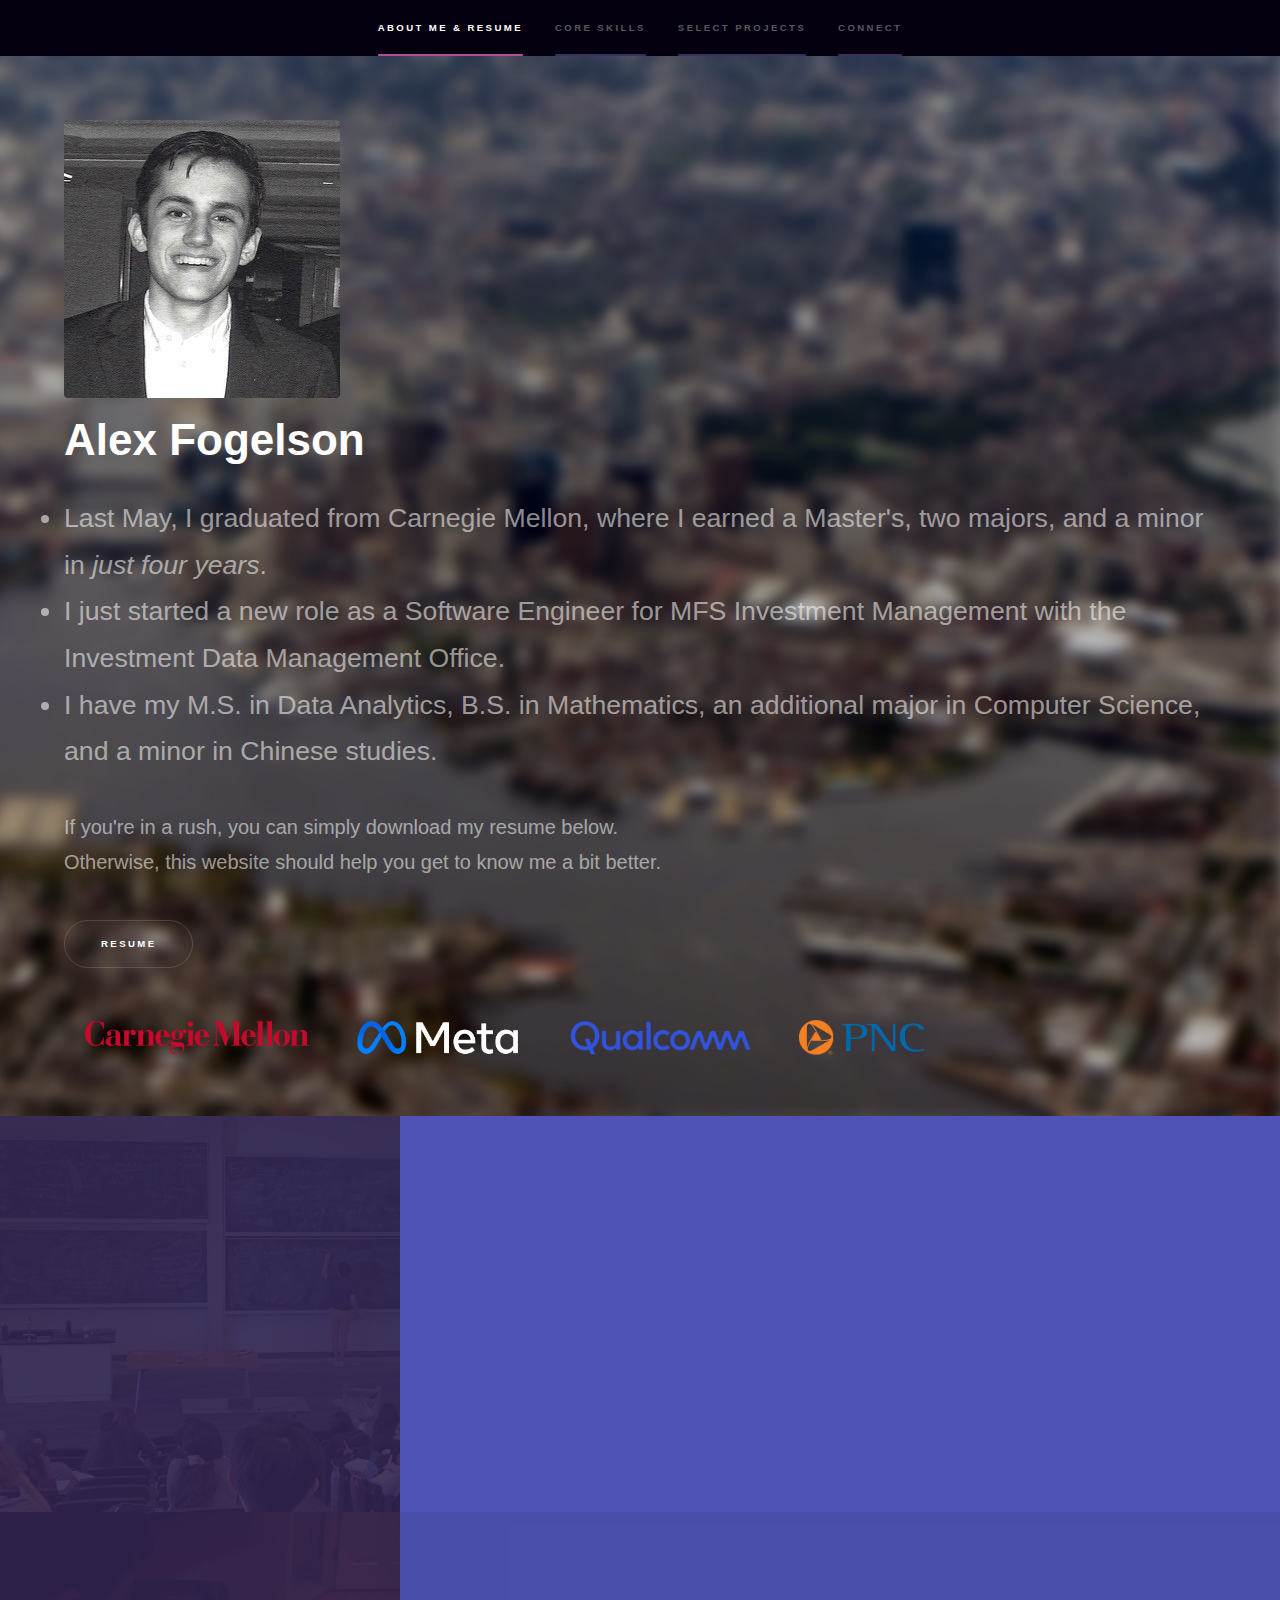
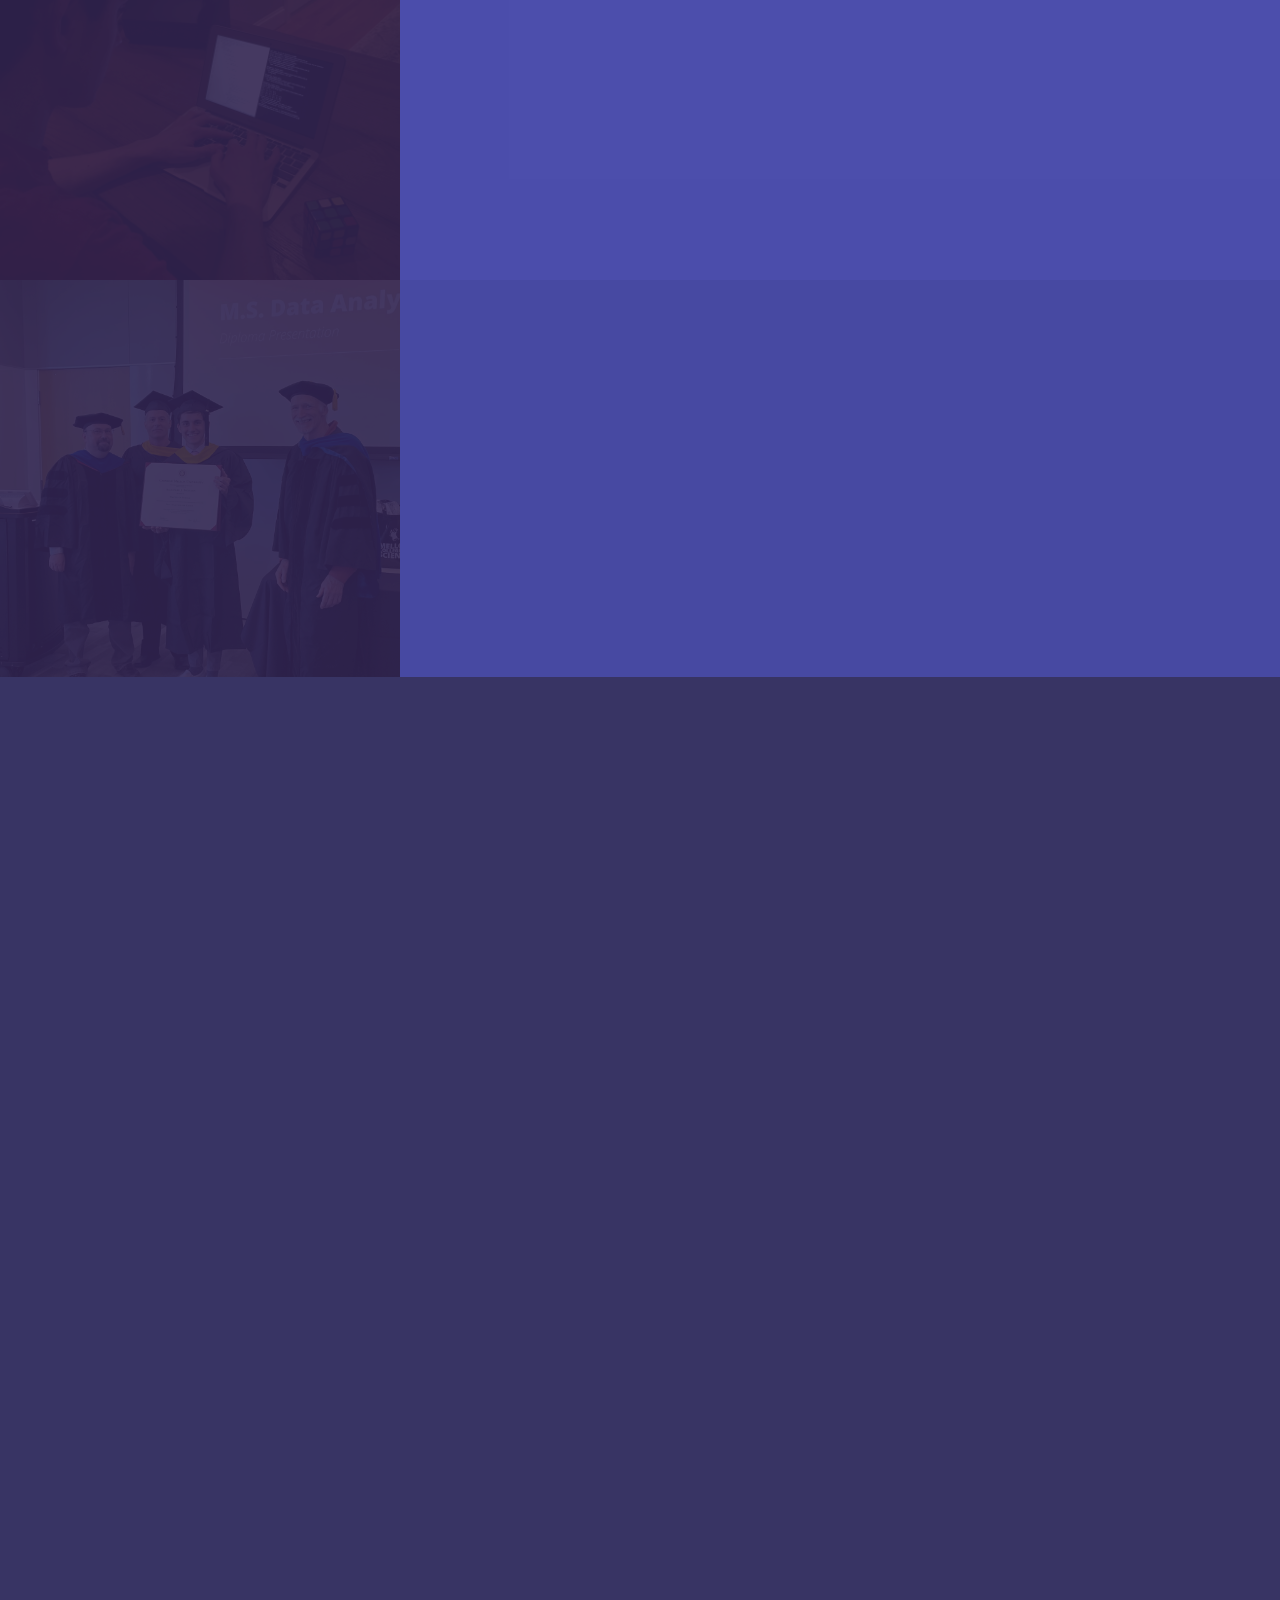
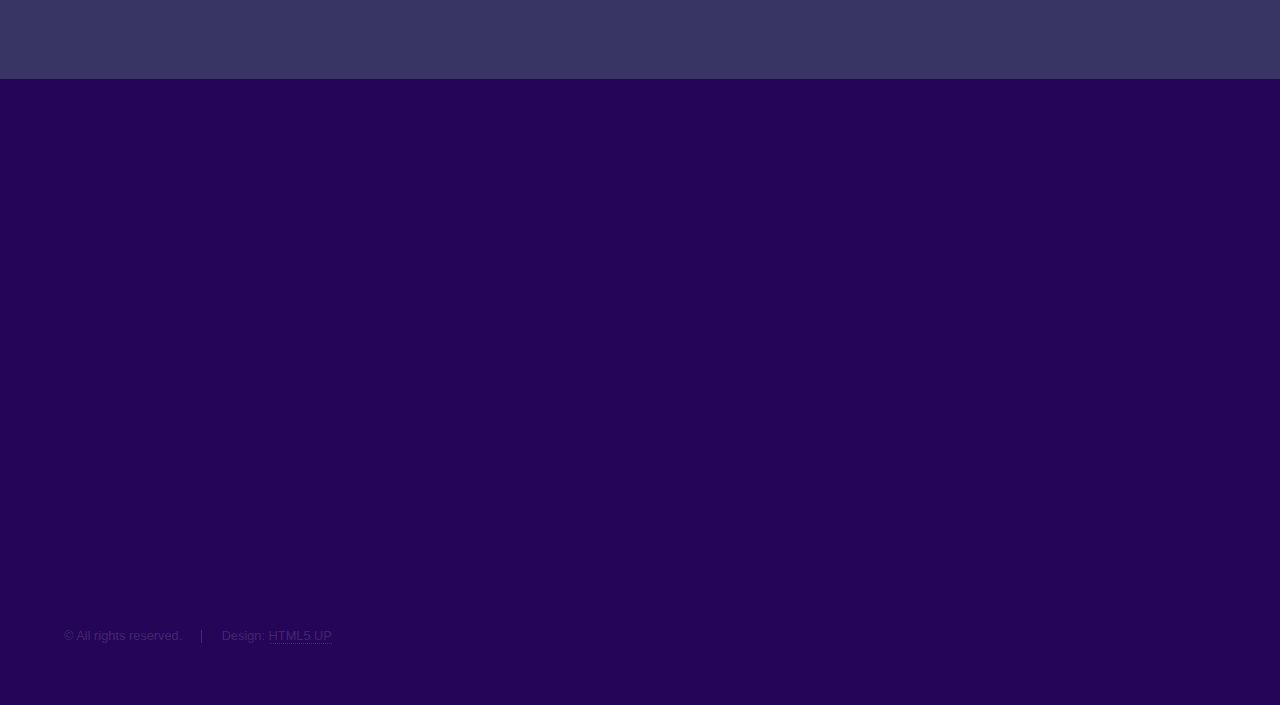
<file: index.html>
<!DOCTYPE HTML>
<!--
	Hyperspace by HTML5 UP
	html5up.net | @ajlkn
	Free for personal and commercial use under the CCA 3.0 license (html5up.net/license)
-->
<html>
	<head>
		<title>Alex Fogelson</title>
		<meta charset="utf-8" />
		<meta name="viewport" content="width=device-width, initial-scale=1, user-scalable=no" />
		<link rel="stylesheet" href="assets/css/main.css" />
		<noscript><link rel="stylesheet" href="assets/css/noscript.css" /></noscript>
	</head>
	<body class="is-preload">

		<!-- Sidebar -->
			<section id="sidebar">
				<div class="inner">
					<nav>
						<ul>
							<li><a href="#intro">About Me & Resume</a></li>
							<li><a href="#one">Core Skills</a></li>
							<li><a href="#two">Select Projects</a></li>
							<li><a href="#three">Connect</a></li>
						</ul>
					</nav>
				</div>
			</section>

		<!-- Wrapper -->
			<div id="wrapper">

				<!-- Intro -->
					<section id="intro" class="wrapper style1 fullscreen fade-up">
						<div class="inner">
							
							<a href="#" class="image"><img src="images/BW_Front_Shot.jpeg" alt="" data-position="center" /></a>
							<h1>Alex Fogelson</h1>
							<l style="font-size:20pt;opacity:100;">
								<li> Last May, I graduated from Carnegie Mellon, where I earned a Master's, two majors, and a minor in <em>just four years</em>. </li>
								<li> I just started a new role as a Software Engineer for MFS Investment Management with the Investment Data Management Office. </li>
								<li> I have my M.S. in Data Analytics, B.S. in Mathematics, an additional major in Computer Science, and a minor in Chinese studies.</li>
							</l>


							<p> <br/> If you're in a rush, you can simply download my resume below. <br/> Otherwise, this website should help you get to know me a bit better.</p>
							<ul class="actions">
								<li><a href="Alexander Fogelson – Resume.pdf" class="button scrolly"> Resume </a></li>
							</ul>

							<div>
								<img src="images/cmu.png" class="company">
								<img src="images/meta.png" class="company">
								<img src="images/qualcomm.png" class="company">
								<img src="images/pnc.png" class="company">
								

							</div>
						</div>
					</section>

				<!-- One -->
					<section id="one" class="wrapper style2 spotlights">
						<section>
							<a href="#" class="image"><img src="images/teaching.jpg" alt="" data-position="25% 25%" /></a>
							<div class="content">
								<div class="inner">
									<h2>Mathematics</h2>
									<p>I began studying calculus at fourteen. I quickly learned mathematics is a far deeper language than I could imagine. Learn more about my long journey studying mathematics, and how it undergirds my approach to everything.</p>
									<ul class="actions">
										<li><a href="mathematics.html" class="button">Learn more</a></li>
									</ul>
									<p style="font-style: normal; font-size: small;">Lecturing on injections, surjections, and bijections.</p>
								</div>
							</div>
						</section>
						<section>
							<a href="#" class="image"><img src="images/16_year_old_me.jpg" alt="" data-position="center" /></a>
							<div class="content">
								<div class="inner">
									<h2>Software Engineering</h2>
									<p>I started coding at thirteen and haven't stopped since. Learn more about my industry experience with tech giants or academic experience at a leading international university.</p>
									<ul class="actions">
										<li><a href="software_engineering.html" class="button">Learn more</a></li>
									</ul>
									<p style="font-style: normal; font-size: small;">Me (sixteen) working on a Rubik's cube solver for the science fair.</p>
								</div>
							</div>
						</section>
						<section>
							<a href="#" class="image"><img src="images/graduating.jpg" alt="" data-position="top center" /></a>
							<div class="content">
								<div class="inner">
									<h2>Data Science/Machine Learning</h2>
									<p>Machine learning is becoming easier and easier to deploy. Understanding it is getting harder and harder. Learn more about my years of experience with advanced techniques in data science and machine learning.</p>
									<ul class="actions">
										<li><a href="machine_learning.html" class="button">Learn more</a></li>
									</ul>
									<p style="font-style: normal; font-size: small;">Graduating with my Master's in Data Analytics this past May.</p>
								</div>
							</div>
						</section>

					</section>

				<!-- Two -->
					<section id="two" class="wrapper style3 fade-up">
						<div class="inner">
							<h2> Selected Projects </h2>
							<p>I've worked on all sorts of projects in my life. These are the ones for which the following evaluates to true, for my choice of epsilon. <br/>
								<code>(time_spent > 2 months) || (is_interesting && on_github && 100 - percent_finished &lt epsilon) </code>
							</p>
							<div class="features">
								<section>
									<span class="icon solid major fa-building-columns"></span>
									<h3>Capstone Project with PNC *</h3>
									<h4>Python</h4>
									<p>PNC was very scrupulous about its data protection! 
										For this reason, too much detail can't really be divulged.
										However, I can say that in working with and advising industry partners, we deployed models and tools
										ranging from basic TF-IDF models to Word2Vec and BERT based embeddings. And importantly, this project polished off my Master's coursework. </p>
								</section>
								<section>
									<span class="icon solid major fa-lock"></span>
									<h3>Vulnerability Detection *</h3>
									<h4>Python, C++, C, Assembly</h4>
									<p>While at Qualcomm, I worked with the Linux Security Team on a multi-prong project.
										<l>
											<li> Using recurrent neural networks, I helped build a model which could detect vulnerabilities in assembly code.</li>
											<li> To improve the accuracy of the network, I independently developed a modular symbolic execution tool using <a href="https://angr.io"><em>angr</em></a></li>
											<li> Lastly, I used a Docker container on a Kubernetes cluster to set up the tool for corporate deployment.</li>
										</l>


									</p>
								</section>
								<section>
									<span class="icon solid major fa-database"></span>
									<h3>Database from Scratch *</h3>
									<h4>C++</h4>
									<p>To complete a major in Computer Science at Carnegie Mellon, one must choose from a list of daunting finale classes,
										advanced in their content but also practical in their design. For <em>Database Systems</em> I learned modern theory
										on database efficiency and implemented it throughout the semester in C++.

									</p>
								</section>
								<section>
									<span class="icon solid major fa-less-than-equal"></span>
									<h3>Fast Matrix Multiplication (paper)</h3>
									<h4>Python</h4>
									<p>For a class final project, I delved into the latest research on theoretical matrix multiplication runtime bounds. You can find that paper <a href="Fast_Matrix_Multiplication.pdf">here</a>.</p>
								</section>
								<section>
									<span class="icon solid major fa-th"></span>
									<h3>Advanced Matrix Algorithms</h3>
									<h4>Python</h4>
									<p>Over the course of a semester, my graduating class for the <a href="https://www.cmu.edu/mcs/grad/programs/ms-data-analytics/">MS-DAS program</a> implemented advanced computational matrix algorithms from scratch. You can find those <a href="https://github.com/alexfogelson/matrix_algs">here</a>.</p>
								</section>
								<section>
									<span class="icon solid major fa-network-wired"></span>
									<h3>Neural Network from Scratch</h3>
									<h4>Python</h4>
									<p>As part of one of my graduate classes, and to ensure I <em>really</em> understood how feed forward networks operate, I wrote it myself. 
										You can find that code <a href="https://github.com/alexfogelson/feedforward">here</a>.
									</p>
								</section>
								<section>
									<span class="icon solid major fa-box-open"></span>
									<h3>Personal Python Package</h3>
									<h4>Python</h4>
									<p>After rewriting the same helper functions time and time again, eventually I decided to just package it up nicely. You can access the package <a href="https://github.com/alexfogelson/personal_package">here</a>, and learn more about what it includes as well.</p>
								</section>
								<section>
									<span class="icon solid major fa-ear-listen"></span>
									<h3>Atlas Resonate *</h3>
									<h4>Swift</h4>
									<p>During an internship with <a href="https://www.auditiontech.com">Audition Technology</a>, 
										I worked with the Mobile Development Team to develop the Atlas Resonate app. I rapidly acquired the relevant skills in Swift and XCode,
										and subsequently became the primary iOS developer. The app interacts with Apple's Healthkit and employs advanced data analysis to analyze hearing health data.
										You can download the current version of the app <a href="https://www.auditiontech.com/resonate">here</a>.</p>
								</section>
								<section>
									<span class="icon solid major fa-earth-americas"></span>
									<h3>Gravity Simulation</h3>
									<h4>Python</h4>
									<p>A lifetime ago (well, high school), I wrote a simulator to see how gravity would differ in more/less than three dimensions for the science fair.
										The original code is lost to history, but I decided to 
										redo the project, this time with some visualization! You can view the code 
										and a basic explanation of the theory <a href="https://github.com/alexfogelson/gravity_simulation">here</a>.
									</p>
								</section>
								<section>
									<span class="icon major fa-staff-snake"></span>
									<h3>Snake Game</h3>
									<h4>Python</h4>
									<p>In an interview with Lex Fridman, machine learning and artificial intelligence researcher Charles Isbell from Georgia Tech cautions programming novices not to dip their feet in the coding deep end. 
										He says endeavoring to accomplish something great programmatically before learning the basics will almost surely lead to frustration, and eventually giving up.
										But after years of perfecting the skill, Isbell sat down to write Pacman in a day, with the hopes that it would be trivial after all this time. Indeed it was.
									<br/> <a href="https://github.com/alexfogelson/snake_plus">This is my Pac-Man.</a> </p>
								</section>
								<section>
									<span class="icon solid major fa-music"></span>
									<h3>Meme My Playlist</h3>
									<h4>Python</h4>
									<p><a href="https://knowyourmeme.com/memes/spotify-playlist-messages">Memes.</a>
										<a href="https://www.thethings.com/15-hilarious-spotify-playlist-memes-that-are-so-good-it-hurts/">Memes.</a>
										<a href="https://nymag.com/intelligencer/2017/04/i-made-my-crush-a-spotify-playlist-memes-spike-on-twitter.html">Memes.</a>
										There has to be a way to <a href="https://github.com/alexfogelson/playlist_maker">automate this</a>. Oh wait, REST APIs!
										<br/> <br/> P.S. You need a (paid) developer account to make this into an <em>actual</em> Apple Music playlist.
										If someone finds this project interesting enough, I will accept a sponsorship.</p>


									
								</section>
								<section>
									<span class="icon solid major fa-ellipsis"></span>
									<h3>More to come!</h3>
									<p>I'll continue to keep this site updated as I work on bigger and better projects in the future.</p>									
								</section>
							</div>
							<p>* Either prioprietary or includes academically sensitive content, so some details are/code is ommitted.</p>
						</div>
					</section>

				<!-- Three -->
					<section id="three" class="wrapper style1 fade-up">
						<div class="inner">
							<div class="split style1">
								<section>
									<h2>Connect With Me</h2>
									<p>Whether you're an employer, recruiter, or just an old friend, I always love to chat.
										<br/> Reach out and I'll get back to you as soon as I can.
										
								</section>	
								<section>
									<ul class="contact">
										<li>
											<h3>Location</h3>
											<span> Melrose, Massachusetts <br/> 02176</span>
										</li>
										<li>
											<h3>Email</h3>
											<a href="mailto:FogelsonA@verizon.net">FogelsonA@verizon.net</a>
										</li>
										<li>
											<h3>Phone</h3>
											<a href="tel:7033472243">(703) 347 2243 </a>
										</li>
										<li>
											<h3>LinkedIn</h3>
											<ul class="icons">
												<li><a href="https://www.linkedin.com/in/alexander-fogelson-621553155/" class="icon brands fa-linkedin-in"><span class="label">LinkedIn</span></a></li>
											</ul>
										</li>
									</ul>
								</section>
							</div>
						</div>
					</section>

			</div>

		<!-- Footer -->
			<footer id="footer" class="wrapper style1-alt">
				<div class="inner">
					<ul class="menu">
						<li>&copy; All rights reserved.</li><li>Design: <a href="http://html5up.net">HTML5 UP</a></li>
					</ul>
				</div>
			</footer>

		<!-- Scripts -->
			<script src="assets/js/jquery.min.js"></script>
			<script src="assets/js/jquery.scrollex.min.js"></script>
			<script src="assets/js/jquery.scrolly.min.js"></script>
			<script src="assets/js/browser.min.js"></script>
			<script src="assets/js/breakpoints.min.js"></script>
			<script src="assets/js/util.js"></script>
			<script src="assets/js/main.js"></script>

	</body>
</html>
</file>
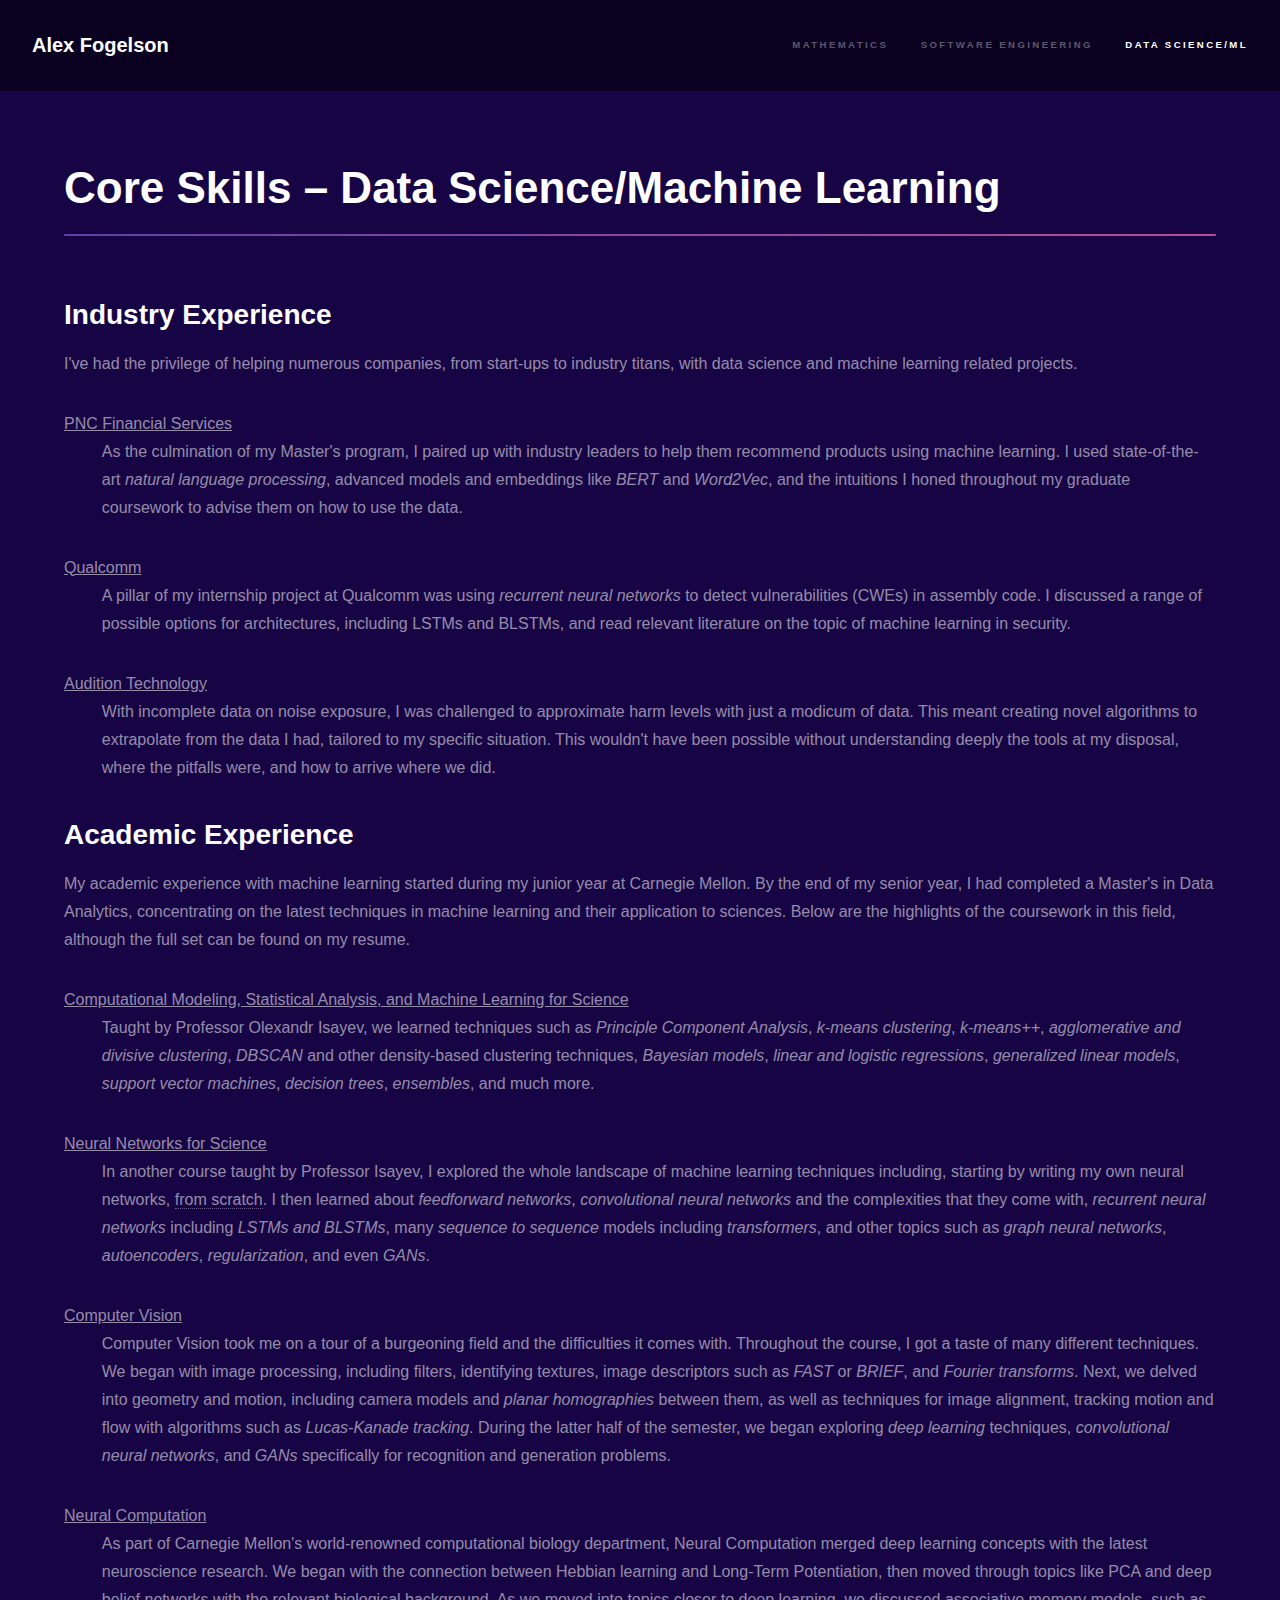
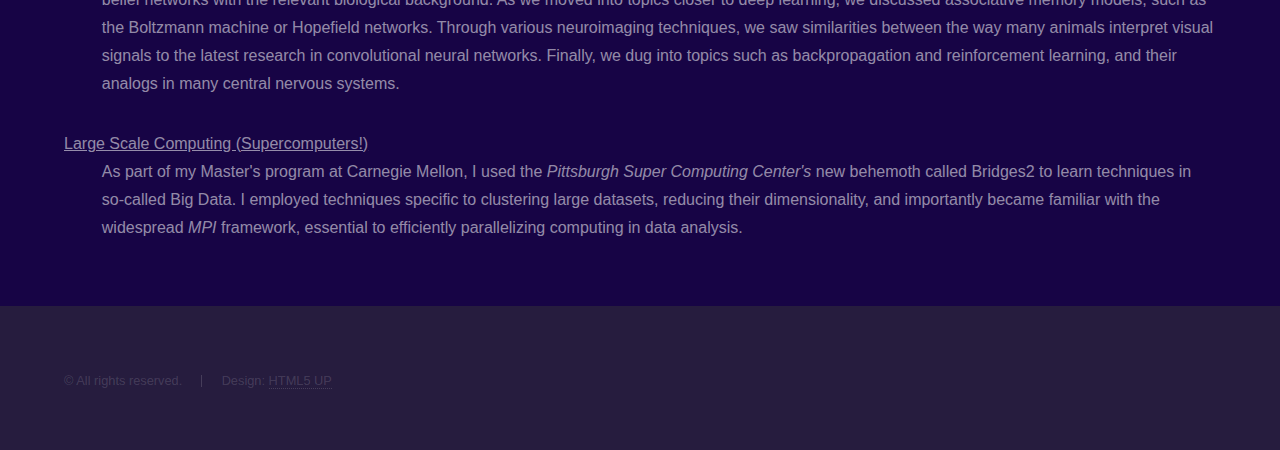
<file: machine_learning.html>
<!DOCTYPE HTML>
<!--
	Hyperspace by HTML5 UP
	html5up.net | @ajlkn
	Free for personal and commercial use under the CCA 3.0 license (html5up.net/license)
-->
<html>
	<head>
		<title>Data Science/Machine Learning</title>
		<meta charset="utf-8" />
		<meta name="viewport" content="width=device-width, initial-scale=1, user-scalable=no" />
		<link rel="stylesheet" href="assets/css/main.css" />
		<noscript><link rel="stylesheet" href="assets/css/noscript.css" /></noscript>
	</head>
	<body class="is-preload">

		<!-- Header -->
			<header id="header">
				<a href="index.html" class="title">Alex Fogelson</a>
				<nav>
					<ul>
						<li><a href="mathematics.html" >Mathematics</a></li>
						<li><a href="software_engineering.html">Software Engineering</a></li>
						<li><a href="machine_learning.html" class="active">Data Science/ML</a></li>
						
					</ul>
				</nav>
			</header>

		<!-- Wrapper -->
			<div id="wrapper">

				<!-- Main -->
					<section id="main" class="wrapper">
						<div class="inner">
							<h1 class="major">Core Skills – Data Science/Machine Learning</h1>
							<h2> Industry Experience </h2>
							<p>
								I've had the privilege of helping numerous companies, from start-ups to industry titans, with data science and machine learning related projects.
							</p>
								<l style="list-style:none">
									<li> <u>PNC Financial Services</u> </li>
									<p style="margin-left:1cm">
										As the culmination of my Master's program, I paired up with industry leaders to help them recommend products using machine learning.
										I used state-of-the-art <em>natural language processing</em>, advanced models and embeddings like <em>BERT</em> and <em>Word2Vec</em>, and the intuitions I honed throughout my
										graduate coursework to advise them on how to use the data.
									</p>
									<li> <u> Qualcomm</u> </li>
										<p style="margin-left:1cm"> A pillar of my internship project at Qualcomm was using <em>recurrent neural networks</em> to detect vulnerabilities (CWEs) in assembly code. I discussed
											a range of possible options for architectures, including LSTMs and BLSTMs, and read relevant literature on the topic of machine learning in security. 
											</p>
									<li> <u>Audition Technology </u> </li>
										<p style="margin-left:1cm"> With incomplete data on noise exposure, I was challenged to approximate harm levels with just a modicum of data. This meant creating novel algorithms
											to extrapolate from the data I had, tailored to my specific situation. This wouldn't have been possible without understanding deeply the tools at my disposal, where the pitfalls were, and how to arrive where we did.
										</p>
									
								</l>
							<h2> Academic Experience </h2>
							<p>
								My academic experience with machine learning started during my junior year at Carnegie Mellon. By the end of my senior year, I had completed a Master's in Data Analytics, 
							concentrating on the latest techniques in machine learning and their application to sciences. Below are the highlights of the coursework in this field, although the full set can be found on my resume.
							</p>
							
							<l style="list-style: none">
								<li> <u>Computational Modeling, Statistical Analysis, and Machine Learning for Science</u></li>
									<p style="margin-left:1cm">
										Taught by Professor Olexandr Isayev, we learned techniques such as <em>Principle Component Analysis</em>, <em>k-means clustering</em>, <em>k-means++</em>, 
										<em>agglomerative and divisive clustering</em>, <em> DBSCAN </em> and other density-based clustering techniques, <em>Bayesian models</em>, <em>linear and logistic regressions</em>,
										 <em>generalized linear models</em>, <em>support vector machines</em>, <em>decision trees</em>, <em> ensembles</em>, and much more. 
									</p>
									
								<li> <u>Neural Networks for Science</u></li>
									<p style="margin-left:1cm">
										In another course taught by Professor Isayev, I explored the whole landscape of machine learning techniques including, starting by writing my own neural networks, <a href="https://github.com/alexfogelson/feedforward">from scratch</a>.
										I then learned about <em>feedforward networks</em>, <em>convolutional neural networks</em> and the complexities that they come with, <em>recurrent neural networks</em> including <em>LSTMs and BLSTMs</em>,
										many <em>sequence to sequence</em> models including <em>transformers</em>, and other topics such as <em>graph neural networks</em>, <em>autoencoders</em>, <em>regularization</em>, and even <em>GANs</em>.
									</p>
								<li> <u>Computer Vision</u> </li>
								<p style="margin-left:1cm">
									Computer Vision took me on a tour of a burgeoning field and the difficulties it comes with. Throughout the course, I got a taste 
									of many different techniques. We began with image processing, including filters, identifying textures, image descriptors such as <em>FAST</em> or <em>BRIEF</em>, and <em>Fourier transforms</em>.
									Next, we delved into geometry and motion, including camera models and <em>planar homographies</em> between them, as well as techniques for image alignment, 
									tracking motion and flow with algorithms such as <em>Lucas-Kanade tracking</em>. During the latter half of the semester, we began exploring <em>deep learning</em> techniques, <em>convolutional neural networks</em>, and <em>GANs</em> specifically
									for recognition and generation problems. 
								</p>
								<li> <u> Neural Computation</u></li>
								<p style="margin-left:1cm">
									As part of Carnegie Mellon's world-renowned computational biology department, Neural Computation merged deep learning concepts with the latest neuroscience research. We began with the connection between Hebbian learning and Long-Term Potentiation, then moved through topics like PCA and deep belief networks
									with the relevant biological background. As we moved into topics closer to deep learning, we discussed associative memory models, such as the Boltzmann machine 
									or Hopefield networks. Through various neuroimaging techniques, we saw similarities between the way many animals interpret visual signals to the latest research in
									convolutional neural networks. Finally, we dug into topics such as backpropagation and reinforcement learning, and their analogs in many central nervous systems.
								</p>

								<li> <u> Large Scale Computing (Supercomputers!)</u></li>
								<p style="margin-left:1cm">
									As part of my Master's program at Carnegie Mellon, I used the <em>Pittsburgh Super Computing Center's</em> new behemoth called Bridges2 to learn techniques in
									so-called Big Data. I employed techniques specific to clustering large datasets, reducing their dimensionality, and importantly became familiar with
									the widespread <em>MPI</em> framework, essential to efficiently parallelizing computing in data analysis.
								</p>
							</l>
						</div>
					</section>

			</div>

		<!-- Footer -->
			<footer id="footer" class="wrapper alt">
				<div class="inner">
					<ul class="menu">
						<li>&copy; All rights reserved.</li><li>Design: <a href="http://html5up.net">HTML5 UP</a></li>
					</ul>
				</div>
			</footer>

		<!-- Scripts -->
			<script src="assets/js/jquery.min.js"></script>
			<script src="assets/js/jquery.scrollex.min.js"></script>
			<script src="assets/js/jquery.scrolly.min.js"></script>
			<script src="assets/js/browser.min.js"></script>
			<script src="assets/js/breakpoints.min.js"></script>
			<script src="assets/js/util.js"></script>
			<script src="assets/js/main.js"></script>

	</body>
</html>
</file>
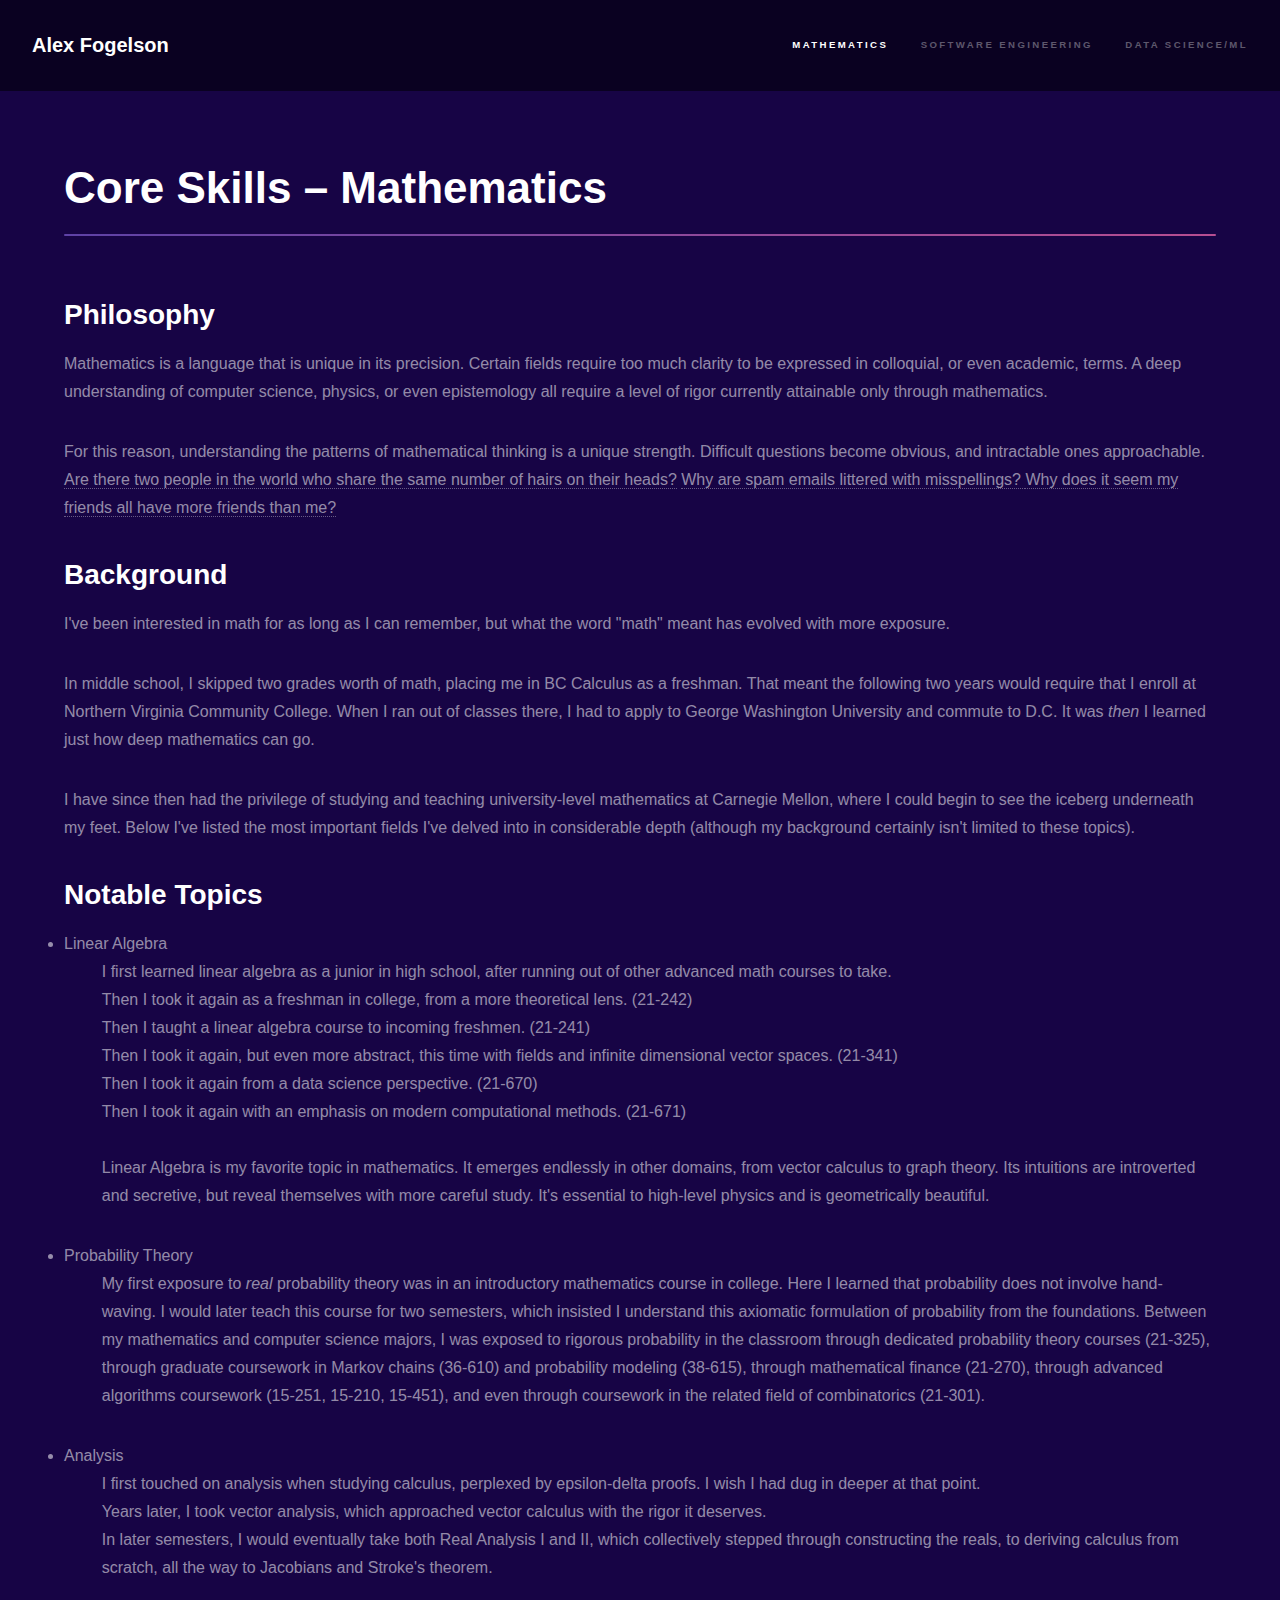
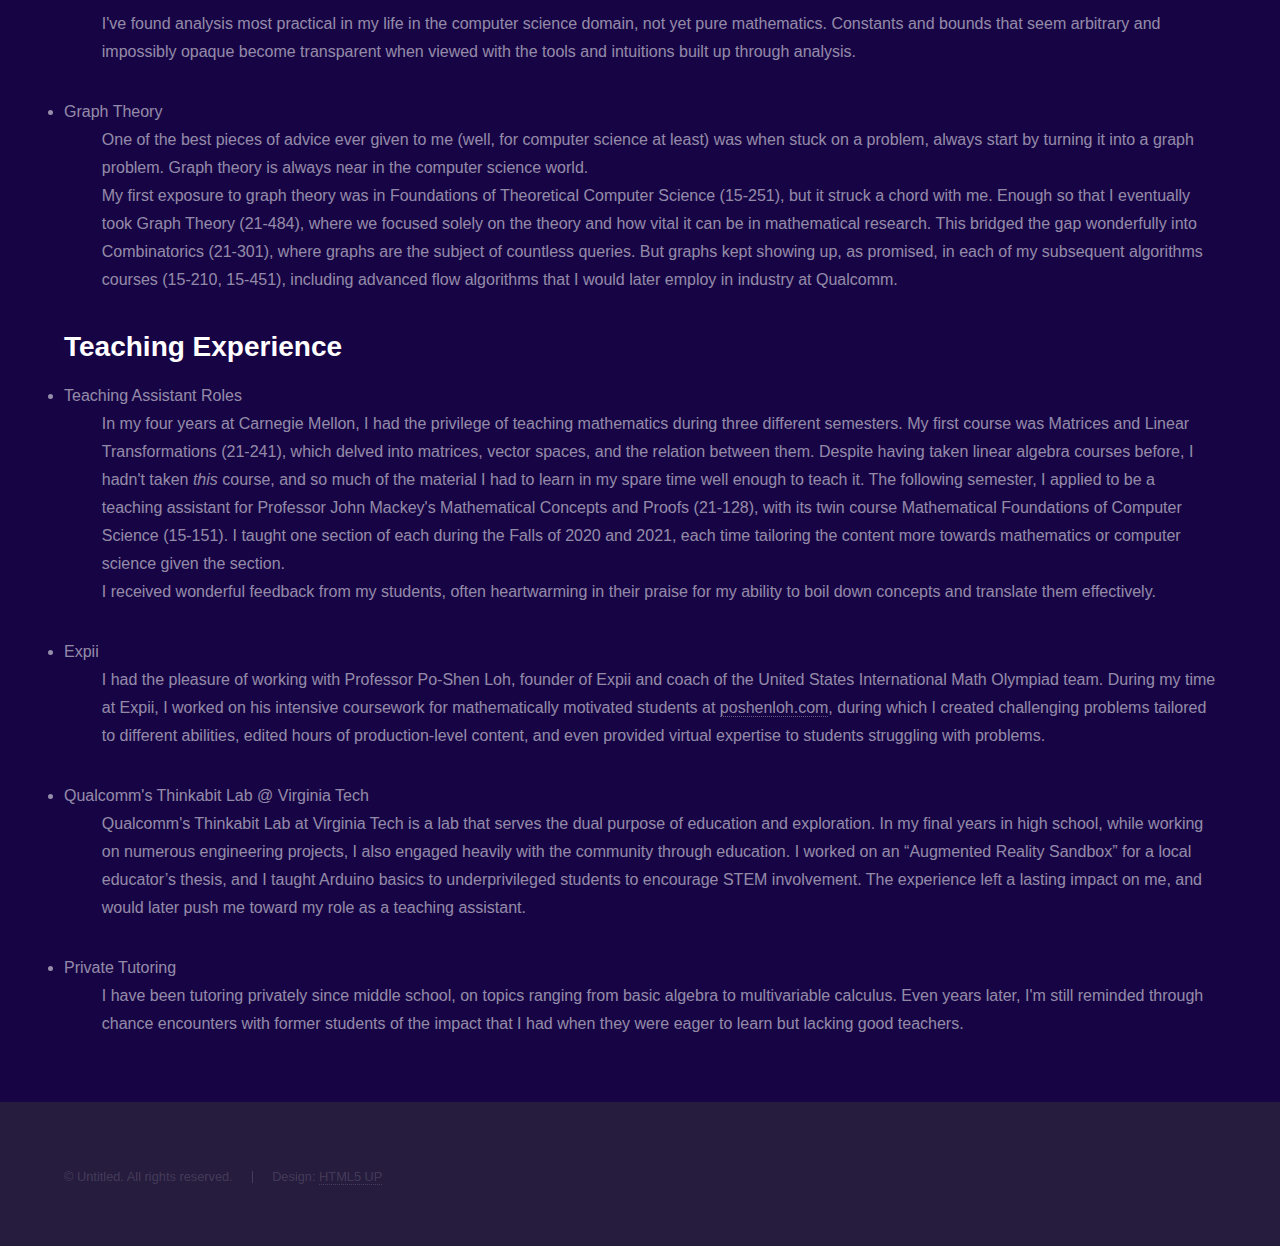
<file: mathematics.html>
<!DOCTYPE HTML>
<!--
	Hyperspace by HTML5 UP
	html5up.net | @ajlkn
	Free for personal and commercial use under the CCA 3.0 license (html5up.net/license)
-->
<html>
	<head>
		<title>Mathematics</title>
		<meta charset="utf-8" />
		<meta name="viewport" content="width=device-width, initial-scale=1, user-scalable=no" />
		<link rel="stylesheet" href="assets/css/main.css" />
		<noscript><link rel="stylesheet" href="assets/css/noscript.css" /></noscript>
	</head>
	<body class="is-preload">

		<!-- Header -->
			<header id="header">
				<a href="index.html" class="title">Alex Fogelson</a>
				<nav>
					<ul>
						<li><a href="mathematics.html" class="active">Mathematics</a></li>
						<li><a href="software_engineering.html">Software Engineering</a></li>
						<li><a href="machine_learning.html">Data Science/ML</a></li>
						
					</ul>
				</nav>
			</header>

		<!-- Wrapper -->
			<div id="wrapper">

				<!-- Main -->
					<section id="main" class="wrapper">
						<div class="inner">
							<h1 class="major">Core Skills – Mathematics</h1>
							<h2> Philosophy </h2>

							<p> Mathematics is a language that is unique in its precision. Certain fields require too much clarity to be expressed in colloquial, or even academic, terms.
								A deep understanding of computer science, physics, or even epistemology all require a level of rigor currently attainable only through mathematics.
							</p>

							<p>
								For this reason, understanding the patterns of mathematical thinking is a unique strength. Difficult questions become obvious, and intractable ones approachable.
								<a href="https://proofwiki.org/wiki/Two_People_with_Same_Number_of_Hairs_on_Head">Are there two people in the world who share the same number of hairs on their heads?</a>
								<a href="https://www.businessinsider.com/why-nigerian-scam-emails-are-obvious-2014-5">Why are spam emails littered with misspellings? </a>
								<a href="https://en.wikipedia.org/wiki/Friendship_paradox">Why does it seem my friends all have more friends than me?</a>
							</p>

							<h2> Background </h2>

							<p> I've been interested in math for as long as I can remember, but what the word "math" meant has evolved with more exposure. </p>
							<p> In middle school, I skipped two grades worth of math, placing me in BC Calculus as a freshman. That meant the following two years would require that I enroll at Northern Virginia Community College.
								When I ran out of classes there, I had to apply to George Washington University and commute to D.C. It was <em>then</em> I learned just how deep mathematics can go.
							</p>
							<p> I have since then had the privilege of studying and teaching university-level mathematics at Carnegie Mellon, where I could begin to see the iceberg underneath my feet.
								Below I've listed the most important fields I've delved into in considerable depth (although my background certainly isn't limited to these topics).
							</p>


							<p> 
							</p>

							<h2> Notable Topics </h2>
									<li> Linear Algebra</li>
										<p style="margin-left:1cm">
										<l>
										I first learned linear algebra as a junior in high school, after running out of other advanced math courses to take. 
										<br/> Then I took it again as a freshman in college, from a more theoretical lens. (21-242)
										<br/> Then I taught a linear algebra course to incoming freshmen. (21-241)
										<br/> Then I took it again, but even more abstract, this time with fields and infinite dimensional vector spaces. (21-341)
										<br/> Then I took it again from a data science perspective. (21-670)
										<br/> Then I took it again with an emphasis on modern computational methods. (21-671)

										<br/> <br/> Linear Algebra is my favorite topic in mathematics. It emerges endlessly in other domains, from vector calculus to graph theory. Its intuitions are introverted and secretive, but reveal themselves
										with more careful study. It's essential to high-level physics and is geometrically beautiful. 
										</p>

									<li> Probability Theory </li>
										<p style="margin-left:1cm">
											My first exposure to <em>real</em> probability theory was in an introductory mathematics course in college. Here I learned that probability does not involve hand-waving.
											I would later teach this course for two semesters, which insisted I understand this axiomatic formulation of probability from the foundations.
											Between my mathematics and computer science majors, I was exposed to rigorous probability in the classroom through dedicated probability theory courses (21-325),
											through graduate coursework in Markov chains (36-610) and probability modeling (38-615), through mathematical finance (21-270), through advanced algorithms coursework (15-251, 15-210, 15-451),
											 and even through coursework in the related field of combinatorics (21-301).  
										</p>
									<li> Analysis </li>
										<p style="margin-left:1cm">
											I first touched on analysis when studying calculus, perplexed by epsilon-delta proofs. I wish I had dug in deeper at that point.
										<br/> Years later, I took vector analysis, which approached vector calculus with the rigor it deserves. 
										<br/> In later semesters, I would eventually take both Real Analysis I and II, which collectively stepped through constructing the reals, to deriving calculus from scratch,
										all the way to Jacobians and Stroke's theorem.

										<br/> <br/> I've found analysis most practical in my life in the computer science domain, not yet pure mathematics. Constants and bounds that seem arbitrary
										and impossibly opaque become transparent when viewed with the tools and intuitions built up through analysis.
											</p>
									<li> Graph Theory </li>
										<p style="margin-left:1cm">
											One of the best pieces of advice ever given to me (well, for computer science at least) was when stuck on a problem,
											always start by turning it into a graph problem. Graph theory is always near in the computer science world. 
											<br/> My first exposure to graph theory was in Foundations of Theoretical Computer Science (15-251), but it struck a chord with me.
											Enough so that I eventually took Graph Theory (21-484), where we focused solely on the theory and how vital it can be in mathematical research.
											This bridged the gap wonderfully into Combinatorics (21-301), where graphs are the subject of countless queries. But graphs kept showing up,
											as promised, in each of my subsequent algorithms courses (15-210, 15-451), including advanced flow algorithms that I would later employ in industry
											at Qualcomm.
										</p>
									<!-- <li> Formal Logic </li>
										I vividly recall learning basic propositional logic before starting my freshman year at Carnegie Mellon, growing increasingly frustrated
										at how opaque is all seemed to me. How on eath am I ever going to intuitively understand what implications are?

										 Eventually, I would spend a year teaching a foundational mathematics and computer science course, which relied heavily on this material.
										By this point, it was impossible not to understand it. But logic grew much deeper than that.
									<li> Group Theory </li>
									<li> Set Theory </li> -->

							<h2> Teaching Experience</h2> 
							<li>Teaching Assistant Roles</li>
							<p style="margin-left:1cm">
								In my four years at Carnegie Mellon, I had the privilege of teaching mathematics during three different semesters. 
								My first course was Matrices and Linear Transformations (21-241), which delved into matrices, vector spaces, and the relation between them.
								Despite having taken linear algebra courses before, I hadn't taken <em>this</em> course, and so much of the material I had to learn in my spare time well enough to teach it.
								The following semester, I applied to be a teaching assistant for Professor John Mackey's Mathematical Concepts and Proofs (21-128), with its twin course Mathematical Foundations of Computer Science (15-151).
								I taught one section of each during the Falls of 2020 and 2021, each time tailoring the content more towards mathematics or computer science given the section.

								<br/> I received wonderful feedback from my students, often heartwarming in their praise for my ability to boil down concepts and translate them effectively.
							</p>

							<li>Expii</li>
							<p style="margin-left:1cm">
								I had the pleasure of working with Professor Po-Shen Loh, founder of Expii and coach of the United States International Math Olympiad team. During my time at Expii,
								I worked on his intensive coursework for mathematically motivated students at <a href="poshenloh.com">poshenloh.com</a>, during which I created challenging problems tailored to different abilities,
								edited hours of production-level content, and even provided virtual expertise to students struggling with problems. 
							</p>

							<li>Qualcomm's Thinkabit Lab @ Virginia Tech</li>
							<p style="margin-left:1cm">
								Qualcomm's Thinkabit Lab at Virginia Tech is a lab that serves the dual purpose of education and exploration. In my final years in high school, while working
								on numerous engineering projects, I also engaged heavily with the community through education. I worked on an “Augmented Reality Sandbox” for a local educator’s thesis,
								 and I taught Arduino basics to underprivileged students to encourage STEM involvement. The experience left a lasting impact on me, and would later push me toward my role as a teaching assistant. 
							</p>
							<li>Private Tutoring</li>
							<p style="margin-left:1cm">
								I have been tutoring privately since middle school, on topics ranging from basic algebra to multivariable calculus. Even years later, I'm still reminded
								through chance encounters with former students of the impact that I had when they were eager to learn but lacking good teachers.
							</p>
						</div>
					</section>

			</div>

		<!-- Footer -->
			<footer id="footer" class="wrapper alt">
				<div class="inner">
					<ul class="menu">
						<li>&copy; Untitled. All rights reserved.</li><li>Design: <a href="http://html5up.net">HTML5 UP</a></li>
					</ul>
				</div>
			</footer>

		<!-- Scripts -->
			<script src="assets/js/jquery.min.js"></script>
			<script src="assets/js/jquery.scrollex.min.js"></script>
			<script src="assets/js/jquery.scrolly.min.js"></script>
			<script src="assets/js/browser.min.js"></script>
			<script src="assets/js/breakpoints.min.js"></script>
			<script src="assets/js/util.js"></script>
			<script src="assets/js/main.js"></script>

	</body>
</html>
</file>
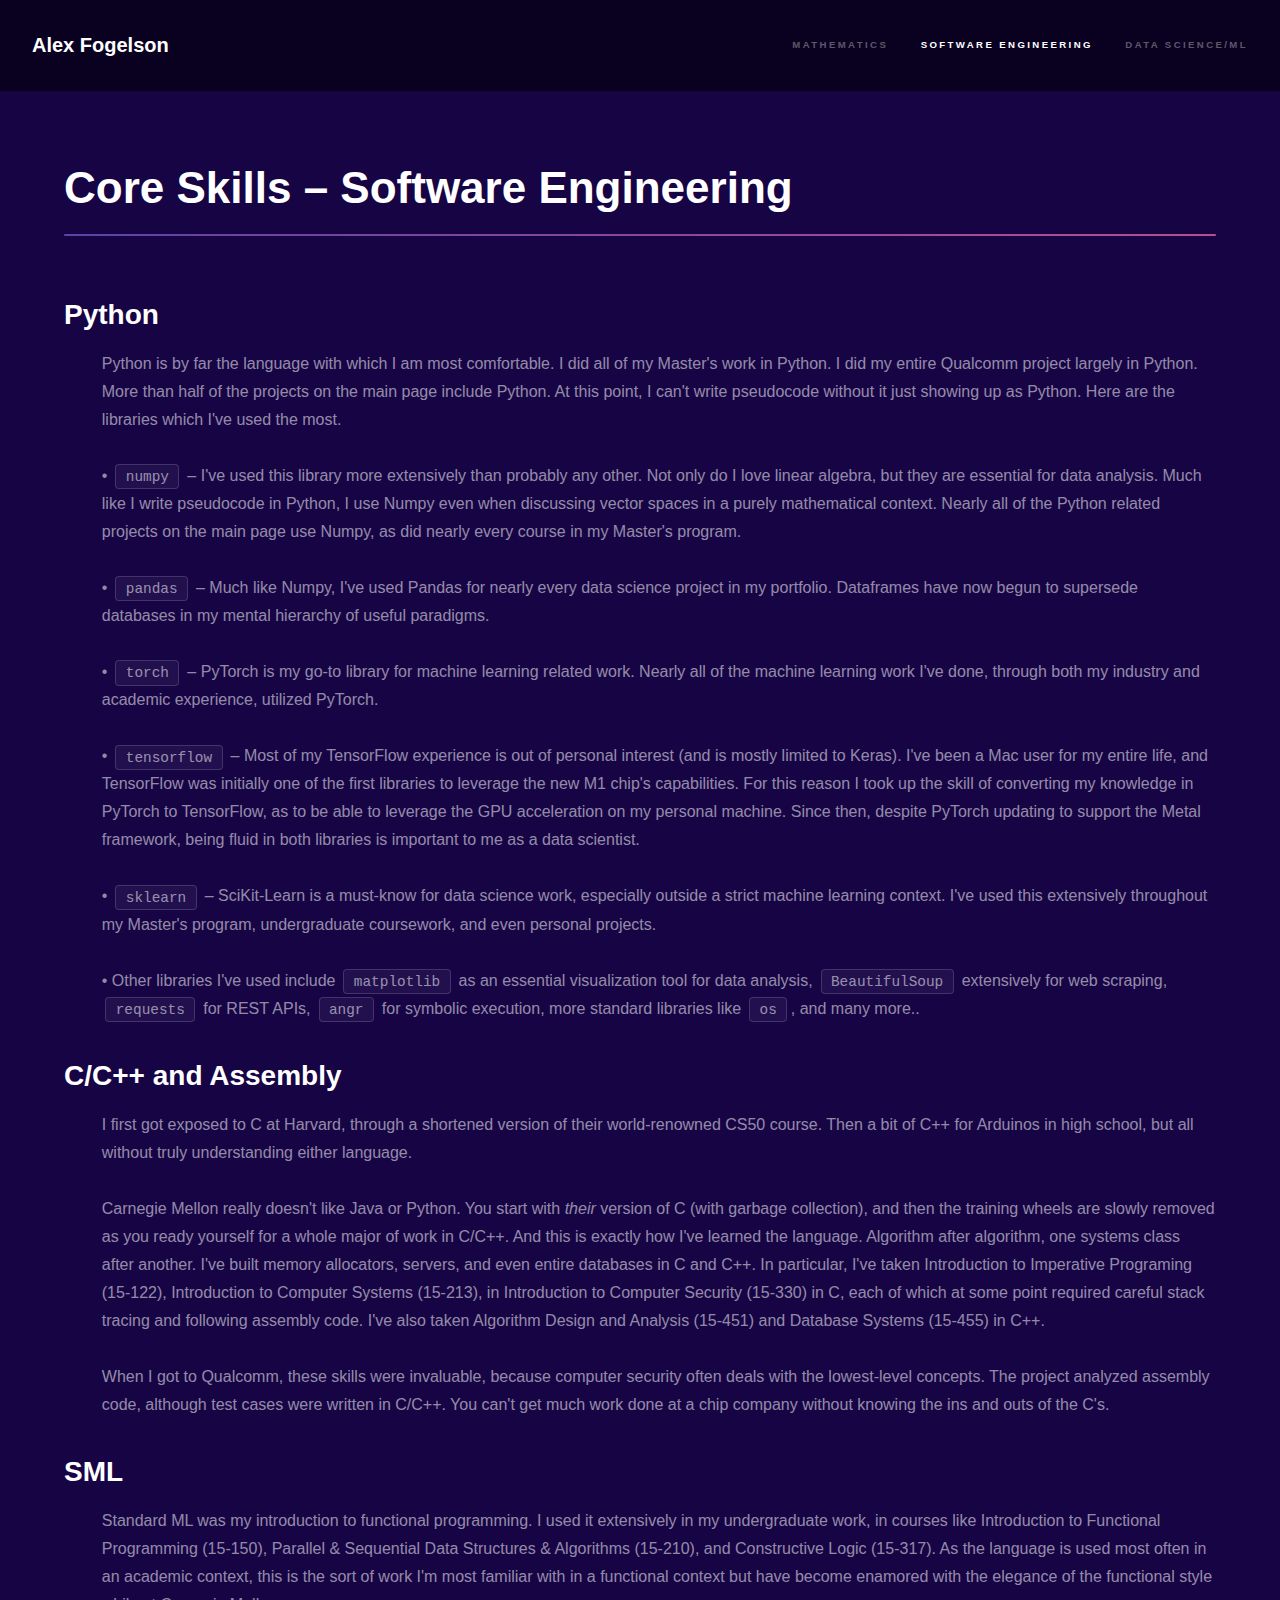
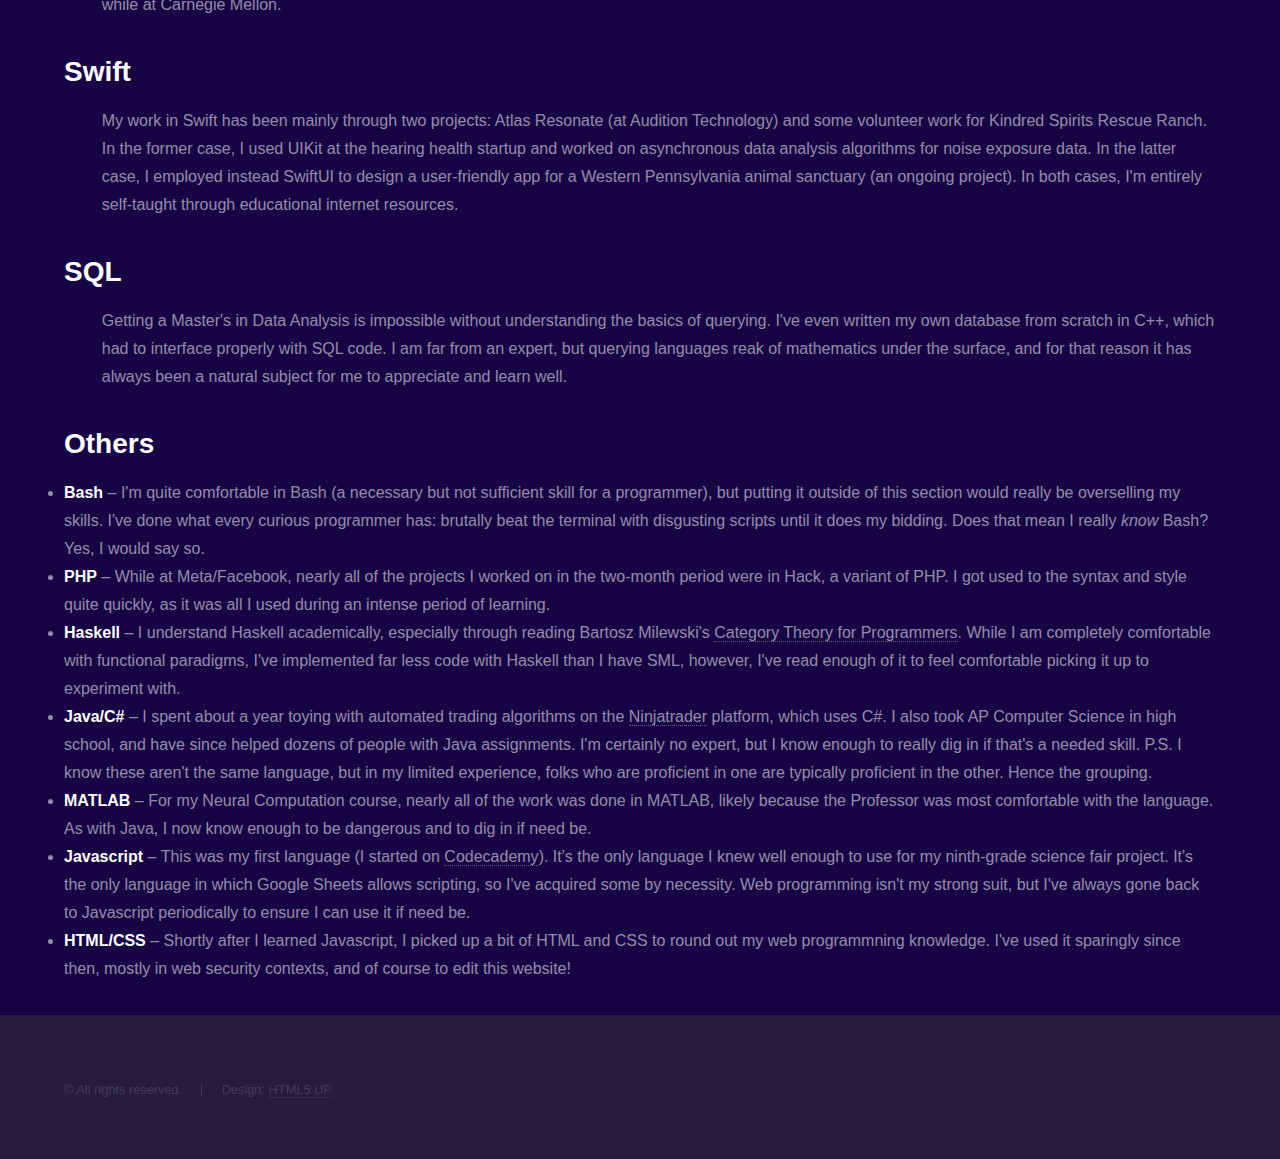
<file: software_engineering.html>
<!DOCTYPE HTML>
<!--
	Hyperspace by HTML5 UP
	html5up.net | @ajlkn
	Free for personal and commercial use under the CCA 3.0 license (html5up.net/license)
-->
<html>
	<head>
		<title>Software Engineering</title>
		<meta charset="utf-8" />
		<meta name="viewport" content="width=device-width, initial-scale=1, user-scalable=no" />
		<link rel="stylesheet" href="assets/css/main.css" />
		<noscript><link rel="stylesheet" href="assets/css/noscript.css" /></noscript>
	</head>
	<body class="is-preload">

		<!-- Header -->
			<header id="header">
				<a href="index.html" class="title">Alex Fogelson</a>
				<nav>
					<ul>
						<li><a href="mathematics.html">Mathematics</a></li>
						<li><a href="software_engineering.html" class="active">Software Engineering</a></li>
						<li><a href="machine_learning.html">Data Science/ML</a></li>
						
					</ul>
				</nav>
			</header>

		<!-- Wrapper -->
			<div id="wrapper">

				<!-- Main -->
					<section id="main" class="wrapper">
						<div class="inner">
							<h1 class="major">Core Skills – Software Engineering</h1>

							<h2>Python</h2>
							<p style="margin-left:1cm">	
								Python is by far the language with which I am most comfortable. I did all of my Master's work in Python. I did my entire Qualcomm project largely in Python.
								More than half of the projects on the main page include Python. At this point, I can't write pseudocode without it just showing up as Python. Here are the libraries
								which I've used the most.<br/><br/>

								&bull; <code>numpy</code> – I've used this library more extensively than probably any other. Not only do I love linear algebra, but they are essential for data analysis.
								Much like I write pseudocode in Python, I use Numpy even when discussing vector spaces in a purely mathematical context. Nearly all of the Python related projects on 
								the main page use Numpy, as did nearly every course in my Master's program.<br/> <br/>

								&bull; <code>pandas</code> – Much like Numpy, I've used Pandas for nearly every data science project in my portfolio. Dataframes have now begun to supersede databases in
								my mental hierarchy of useful paradigms. <br/><br/>

								&bull; <code>torch</code> – PyTorch is my go-to library for machine learning related work. Nearly all of the machine learning work I've done, through both
								my industry and academic experience, utilized PyTorch. <br/><br/>

								&bull; <code>tensorflow</code> – Most of my TensorFlow experience is out of personal interest (and is mostly limited to Keras). I've been a Mac user for my entire life, and 
								TensorFlow was initially one of the first libraries to leverage the new M1 chip's capabilities. For this reason I took up the skill of converting
								my knowledge in PyTorch to TensorFlow, as to be able to leverage the GPU acceleration on my personal machine. Since then, despite PyTorch updating
								to support the Metal framework, being fluid in both libraries is important to me as a data scientist. <br/><br/>

								&bull; <code>sklearn</code> – SciKit-Learn is a must-know for data science work, especially outside a strict machine learning context. I've used this extensively
								throughout my Master's program, undergraduate coursework, and even personal projects. <br/><br/>

								&bull; Other libraries I've used include <code>matplotlib</code> as an essential visualization tool for data analysis, <code>BeautifulSoup</code> extensively for web scraping,
								 <code>requests</code> for REST APIs, <code>angr</code> for symbolic execution, more standard libraries like <code>os</code>, and many more.. 


							</p>


								

							<h2>C/C++ and Assembly</h2>
							<p style="margin-left:1cm">	
								I first got exposed to C at Harvard, through a shortened version of their world-renowned CS50 course. Then a bit of C++ for Arduinos in high school, but 
								all without truly understanding either language.
								<br/> <br/> Carnegie Mellon really doesn't like Java or Python. You start with <em>their</em> version of C (with garbage collection), and then
								the training wheels are slowly removed as you ready yourself for a whole major of work in C/C++. And this is exactly how I've learned the language. Algorithm after algorithm,
								one systems class after another. I've built memory allocators, servers, and even entire databases in C and C++. 
								In particular, I've taken Introduction to Imperative Programing (15-122), Introduction to Computer Systems (15-213), in Introduction to Computer Security (15-330) in C, each of which at some point required careful stack tracing and following assembly code.
								I've also taken Algorithm Design and Analysis (15-451) and Database Systems (15-455) in C++.
								<br/> <br/> When I got to Qualcomm, these skills were invaluable, because computer security often deals with the lowest-level concepts. The project
								analyzed assembly code, although test cases were written in C/C++. You can't get much work done at a chip company without knowing the ins and outs of the C's.
							</p>
							<h2>SML</h2>
							<p style="margin-left:1cm">	
								Standard ML was my introduction to functional programming. I used it extensively in my undergraduate work, in courses like
								Introduction to Functional Programming (15-150), Parallel & Sequential Data Structures & Algorithms (15-210), and Constructive Logic (15-317).
								As the language is used most often in an academic context, this is the sort of work I'm most familiar with in a functional context but have become
								enamored with the elegance of the functional style while at Carnegie Mellon.
							</p>
							<h2>Swift</h2>
							<p style="margin-left:1cm">	
								My work in Swift has been mainly through two projects: Atlas Resonate (at Audition Technology) and some volunteer work for Kindred Spirits Rescue Ranch.
								In the former case, I used UIKit at the hearing health startup and worked on asynchronous data analysis algorithms for noise exposure data. In the latter case,
								I employed instead SwiftUI to design a user-friendly app for a Western Pennsylvania animal sanctuary (an ongoing project). In both cases, I'm entirely self-taught through
								educational internet resources.
							</p>
							<h2>SQL</h2>
							<p style="margin-left:1cm">	
								Getting a Master's in Data Analysis is impossible without understanding the basics of querying. I've even written my own database from scratch in C++,
								which had to interface properly with SQL code. I am far from an expert, but querying languages reak of mathematics under the surface, and for that reason
								it has always been a natural subject for me to appreciate and learn well. 
							</p>
							<h2>Others</h2>
							<li>
								<b>Bash</b> – I'm quite comfortable in Bash (a necessary but not sufficient skill for a programmer), but putting it outside of this section would really be 
								overselling my skills. I've done what every curious programmer has: brutally beat the terminal with disgusting scripts until it does my bidding. Does that mean
								I really <em>know</em> Bash? Yes, I would say so.
							</li>
							<li>
								<b>PHP</b> – While at Meta/Facebook, nearly all of the projects I worked on in the two-month period were in Hack, a variant of PHP.
								I got used to the syntax and style quite quickly, as it was all I used during an intense period of learning.
							</li>
							<li>
								<b>Haskell</b> – I understand Haskell academically, especially through reading Bartosz Milewski's <a href="https://bartoszmilewski.com/2014/10/28/category-theory-for-programmers-the-preface/">Category Theory for Programmers</a>.
								While I am completely comfortable with functional paradigms, I've implemented far less code with Haskell than I have SML, however, I've read enough of it to feel comfortable picking it up to experiment with.
							</li>
							<li> <b>Java/C#</b> – I spent about a year toying with automated trading algorithms on the <a>Ninjatrader</a> platform, which uses C#. 
								I also took AP Computer Science in high school, and have since helped dozens of people with Java assignments. 
								I'm certainly no expert, but I know enough to really dig in if that's a needed skill. P.S. I know these aren't the same language, but in my limited experience, folks who are proficient
								in one are typically proficient in the other. Hence the grouping. 
							</li>
							<li>
								<b>MATLAB</b> – For my Neural Computation course, nearly all of the work was done in MATLAB, likely because the Professor was most comfortable with the language.
								As with Java, I now know enough to be dangerous and to dig in if need be.
							</li>
							<li>
								<b>Javascript</b> – This was my first language (I started on <a href="codecademy.org">Codecademy</a>). It's the only language I knew well enough to use 
								for my ninth-grade science fair project. It's the only language in which Google Sheets allows scripting, so I've acquired some by necessity. Web programming
								isn't my strong suit, but I've always gone back to Javascript periodically to ensure I can use it if need be.
							</li>
							<li>
								<b>HTML/CSS</b> – Shortly after I learned Javascript, I picked up a bit of HTML and CSS to round out my web programmning knowledge.
								I've used it sparingly since then, mostly in web security contexts, and of course to edit this website!
							</li>
							
						</div>
					</section>

			</div>

		<!-- Footer -->
			<footer id="footer" class="wrapper alt">
				<div class="inner">
					<ul class="menu">
						<li>&copy; All rights reserved.</li><li>Design: <a href="http://html5up.net">HTML5 UP</a></li>
					</ul>
				</div>
			</footer>

		<!-- Scripts -->
			<script src="assets/js/jquery.min.js"></script>
			<script src="assets/js/jquery.scrollex.min.js"></script>
			<script src="assets/js/jquery.scrolly.min.js"></script>
			<script src="assets/js/browser.min.js"></script>
			<script src="assets/js/breakpoints.min.js"></script>
			<script src="assets/js/util.js"></script>
			<script src="assets/js/main.js"></script>

	</body>
</html>
</file>
<file: assets/css/noscript.css>
/*
	Hyperspace by HTML5 UP
	html5up.net | @ajlkn
	Free for personal and commercial use under the CCA 3.0 license (html5up.net/license)
*/

/* Spotlights */

	.spotlights > section > .image:before {
		opacity: 0 !important;
	}

	.spotlights > section > .content > .inner {
		-moz-transform: none !important;
		-webkit-transform: none !important;
		-ms-transform: none !important;
		transform: none !important;
		opacity: 1 !important;
	}

/* Wrapper */

	.wrapper > .inner {
		opacity: 1 !important;
		-moz-transform: none !important;
		-webkit-transform: none !important;
		-ms-transform: none !important;
		transform: none !important;
	}

/* Sidebar */

	#sidebar > .inner {
		opacity: 1 !important;
	}

	#sidebar nav > ul > li {
		-moz-transform: none !important;
		-webkit-transform: none !important;
		-ms-transform: none !important;
		transform: none !important;
		opacity: 1 !important;
	}
</file>
<file: assets/css/main.css>
@import url(fontawesome-all.min.css);

/*
	Hyperspace by HTML5 UP
	html5up.net | @ajlkn
	Free for personal and commercial use under the CCA 3.0 license (html5up.net/license)
*/

html, body, div, span, applet, object,
iframe, h1, h2, h3, h4, h5, h6, p, blockquote,
pre, a, abbr, acronym, address, big, cite,
code, del, dfn, em, img, ins, kbd, q, s, samp,
small, strike, strong, sub, sup, tt, var, b,
u, i, center, dl, dt, dd, ol, ul, li, fieldset,
form, label, legend, table, caption, tbody,
tfoot, thead, tr, th, td, article, aside,
canvas, details, embed, figure, figcaption,
footer, header, hgroup, menu, nav, output, ruby,
section, summary, time, mark, audio, video {
	margin: 0;
	padding: 0;
	border: 0;
	font-size: 100%;
	font: inherit;
	vertical-align: baseline;}

article, aside, details, figcaption, figure,
footer, header, hgroup, menu, nav, section {
	display: block;}

body {
	line-height: 1;
}

ol, ul {
	list-style: none;
}

blockquote, q {
	quotes: none;
}

	blockquote:before, blockquote:after, q:before, q:after {
		content: '';
		content: none;
	}

table {
	border-collapse: collapse;
	border-spacing: 0;
}

body {
	-webkit-text-size-adjust: none;
}

mark {
	background-color: transparent;
	color: inherit;
}

input::-moz-focus-inner {
	border: 0;
	padding: 0;
}

input, select, textarea {
	-moz-appearance: none;
	-webkit-appearance: none;
	-ms-appearance: none;
	appearance: none;
}

/* Basic */

	@-ms-viewport {
		width: device-width;
	}

	body {
		-ms-overflow-style: scrollbar;
	}

	@media screen and (max-width: 480px) {

		html, body {
			min-width: 320px;
		}

	}

	html {
		box-sizing: border-box;
	}

	*, *:before, *:after {
		box-sizing: inherit;
	}

	body {
		background: #170445; /*COLOR (MAIN BODY) – original: #4c00ff; */
	}

		body.is-preload *, body.is-preload *:before, body.is-preload *:after {
			-moz-animation: none !important;
			-webkit-animation: none !important;
			-ms-animation: none !important;
			animation: none !important;
			-moz-transition: none !important;
			-webkit-transition: none !important;
			-ms-transition: none !important;
			transition: none !important;
		}

/* Type */

	body, input, select, textarea {
		color: rgba(255, 255, 255, 0.55);
		font-family: Arial, Helvetica, sans-serif;
		font-size: 16.5pt;
		font-weight: normal;
		line-height: 1.75;
	}

		@media screen and (max-width: 1680px) {

			body, input, select, textarea {
				font-size: 13pt;
			}

		}

		@media screen and (max-width: 1280px) {

			body, input, select, textarea {
				font-size: 12pt;
			}

		}

		@media screen and (max-width: 360px) {

			body, input, select, textarea {
				font-size: 11pt;
			}

		}

	a {
		-moz-transition: color 0.2s ease, border-bottom-color 0.2s ease;
		-webkit-transition: color 0.2s ease, border-bottom-color 0.2s ease;
		-ms-transition: color 0.2s ease, border-bottom-color 0.2s ease;
		transition: color 0.2s ease, border-bottom-color 0.2s ease;
		border-bottom: dotted 1px rgba(255, 255, 255, 0.35);
		color: inherit;
		text-decoration: none;
	}

		a:hover {
			border-bottom-color: transparent;
			color: #ffffff;
		}

	strong, b {
		color: #ffffff;
		font-weight: bold;
	}

	em, i {
		font-style: italic;
	}

	p {
		margin: 0 0 2em 0;
	}

	h1, h2, h3, h4, h5, h6 {
		color: #ffffff;
		font-weight: bold;
		line-height: 1.5;
		margin: 0 0 0.5em 0;
	}

		h1 a, h2 a, h3 a, h4 a, h5 a, h6 a {
			color: inherit;
			text-decoration: none;
		}

	h1 {
		font-size: 2.75em;
	}

		h1.major {
			margin: 0 0 1.3em 0;
			position: relative;
			padding-bottom: 0.35em;
		}

			h1.major:after {
				background-image: -moz-linear-gradient(to right, #5e42a6, #b74e91);
				background-image: -webkit-linear-gradient(to right, #5e42a6, #b74e91);
				background-image: -ms-linear-gradient(to right, #5e42a6, #b74e91);
				background-image: linear-gradient(to right, #5e42a6, #b74e91);
				-moz-transition: max-width 0.2s ease;
				-webkit-transition: max-width 0.2s ease;
				-ms-transition: max-width 0.2s ease;
				transition: max-width 0.2s ease;
				border-radius: 0.2em;
				bottom: 0;
				content: '';
				height: 0.05em;
				position: absolute;
				right: 0;
				width: 100%;
			}

	h2 {
		font-size: 1.75em;
	}

	h3 {
		font-size: 1.1em;
	}

	h4 {
		font-size: 1em;
	}

	h5 {
		font-size: 0.8em;
	}

	h6 {
		font-size: 0.6em;
	}

	@media screen and (max-width: 736px) {

		h1 {
			font-size: 2em;
		}

		h2 {
			font-size: 1.25em;
		}

		h3 {
			font-size: 1em;
		}

		h4 {
			font-size: 0.8em;
		}

		h5 {
			font-size: 0.6em;
		}

		h6 {
			font-size: 0.6em;
		}

	}

	sub {
		font-size: 0.8em;
		position: relative;
		top: 0.5em;
	}

	sup {
		font-size: 0.8em;
		position: relative;
		top: -0.5em;
	}

	blockquote {
		border-left: solid 4px rgba(255, 255, 255, 0.15);
		font-style: italic;
		margin: 0 0 2em 0;
		padding: 0.5em 0 0.5em 2em;
	}

	code {
		background: rgba(255, 255, 255, 0.05);
		border-radius: 0.25em;
		border: solid 1px rgba(255, 255, 255, 0.15);
		font-family: "Courier New", monospace;
		font-size: 0.9em;
		margin: 0 0.25em;
		padding: 0.25em 0.65em;
	}

	pre {
		-webkit-overflow-scrolling: touch;
		font-family: "Courier New", monospace;
		font-size: 0.9em;
		margin: 0 0 2em 0;
	}

		pre code {
			display: block;
			line-height: 1.75em;
			padding: 1em 1.5em;
			overflow-x: auto;
		}

	hr {
		border: 0;
		border-bottom: solid 1px rgba(255, 255, 255, 0.15);
		margin: 2em 0;
	}

		hr.major {
			margin: 3em 0;
		}

	.align-left {
		text-align: left;
	}

	.align-center {
		text-align: center;
	}

	.align-right {
		text-align: right;
	}

/* Row */

	.row {
		display: flex;
		flex-wrap: wrap;
		box-sizing: border-box;
		align-items: stretch;
	}

		.row > * {
			box-sizing: border-box;
		}

		.row.gtr-uniform > * > :last-child {
			margin-bottom: 0;
		}

		.row.aln-left {
			justify-content: flex-start;
		}

		.row.aln-center {
			justify-content: center;
		}

		.row.aln-right {
			justify-content: flex-end;
		}

		.row.aln-top {
			align-items: flex-start;
		}

		.row.aln-middle {
			align-items: center;
		}

		.row.aln-bottom {
			align-items: flex-end;
		}

		.row > .imp {
			order: -1;
		}

		.row > .col-1 {
			width: 8.33333%;
		}

		.row > .off-1 {
			margin-left: 8.33333%;
		}

		.row > .col-2 {
			width: 16.66667%;
		}

		.row > .off-2 {
			margin-left: 16.66667%;
		}

		.row > .col-3 {
			width: 25%;
		}

		.row > .off-3 {
			margin-left: 25%;
		}

		.row > .col-4 {
			width: 33.33333%;
		}

		.row > .off-4 {
			margin-left: 33.33333%;
		}

		.row > .col-5 {
			width: 41.66667%;
		}

		.row > .off-5 {
			margin-left: 41.66667%;
		}

		.row > .col-6 {
			width: 50%;
		}

		.row > .off-6 {
			margin-left: 50%;
		}

		.row > .col-7 {
			width: 58.33333%;
		}

		.row > .off-7 {
			margin-left: 58.33333%;
		}

		.row > .col-8 {
			width: 66.66667%;
		}

		.row > .off-8 {
			margin-left: 66.66667%;
		}

		.row > .col-9 {
			width: 75%;
		}

		.row > .off-9 {
			margin-left: 75%;
		}

		.row > .col-10 {
			width: 83.33333%;
		}

		.row > .off-10 {
			margin-left: 83.33333%;
		}

		.row > .col-11 {
			width: 91.66667%;
		}

		.row > .off-11 {
			margin-left: 91.66667%;
		}

		.row > .col-12 {
			width: 100%;
		}

		.row > .off-12 {
			margin-left: 100%;
		}

		.row.gtr-0 {
			margin-top: 0;
			margin-left: 0em;
		}

			.row.gtr-0 > * {
				padding: 0 0 0 0em;
			}

			.row.gtr-0.gtr-uniform {
				margin-top: 0em;
			}

				.row.gtr-0.gtr-uniform > * {
					padding-top: 0em;
				}

		.row.gtr-25 {
			margin-top: 0;
			margin-left: -0.375em;
		}

			.row.gtr-25 > * {
				padding: 0 0 0 0.375em;
			}

			.row.gtr-25.gtr-uniform {
				margin-top: -0.375em;
			}

				.row.gtr-25.gtr-uniform > * {
					padding-top: 0.375em;
				}

		.row.gtr-50 {
			margin-top: 0;
			margin-left: -0.75em;
		}

			.row.gtr-50 > * {
				padding: 0 0 0 0.75em;
			}

			.row.gtr-50.gtr-uniform {
				margin-top: -0.75em;
			}

				.row.gtr-50.gtr-uniform > * {
					padding-top: 0.75em;
				}

		.row {
			margin-top: 0;
			margin-left: -1.5em;
		}

			.row > * {
				padding: 0 0 0 1.5em;
			}

			.row.gtr-uniform {
				margin-top: -1.5em;
			}

				.row.gtr-uniform > * {
					padding-top: 1.5em;
				}

		.row.gtr-150 {
			margin-top: 0;
			margin-left: -2.25em;
		}

			.row.gtr-150 > * {
				padding: 0 0 0 2.25em;
			}

			.row.gtr-150.gtr-uniform {
				margin-top: -2.25em;
			}

				.row.gtr-150.gtr-uniform > * {
					padding-top: 2.25em;
				}

		.row.gtr-200 {
			margin-top: 0;
			margin-left: -3em;
		}

			.row.gtr-200 > * {
				padding: 0 0 0 3em;
			}

			.row.gtr-200.gtr-uniform {
				margin-top: -3em;
			}

				.row.gtr-200.gtr-uniform > * {
					padding-top: 3em;
				}

		@media screen and (max-width: 1680px) {

			.row {
				display: flex;
				flex-wrap: wrap;
				box-sizing: border-box;
				align-items: stretch;
			}

				.row > * {
					box-sizing: border-box;
				}

				.row.gtr-uniform > * > :last-child {
					margin-bottom: 0;
				}

				.row.aln-left {
					justify-content: flex-start;
				}

				.row.aln-center {
					justify-content: center;
				}

				.row.aln-right {
					justify-content: flex-end;
				}

				.row.aln-top {
					align-items: flex-start;
				}

				.row.aln-middle {
					align-items: center;
				}

				.row.aln-bottom {
					align-items: flex-end;
				}

				.row > .imp-xlarge {
					order: -1;
				}

				.row > .col-1-xlarge {
					width: 8.33333%;
				}

				.row > .off-1-xlarge {
					margin-left: 8.33333%;
				}

				.row > .col-2-xlarge {
					width: 16.66667%;
				}

				.row > .off-2-xlarge {
					margin-left: 16.66667%;
				}

				.row > .col-3-xlarge {
					width: 25%;
				}

				.row > .off-3-xlarge {
					margin-left: 25%;
				}

				.row > .col-4-xlarge {
					width: 33.33333%;
				}

				.row > .off-4-xlarge {
					margin-left: 33.33333%;
				}

				.row > .col-5-xlarge {
					width: 41.66667%;
				}

				.row > .off-5-xlarge {
					margin-left: 41.66667%;
				}

				.row > .col-6-xlarge {
					width: 50%;
				}

				.row > .off-6-xlarge {
					margin-left: 50%;
				}

				.row > .col-7-xlarge {
					width: 58.33333%;
				}

				.row > .off-7-xlarge {
					margin-left: 58.33333%;
				}

				.row > .col-8-xlarge {
					width: 66.66667%;
				}

				.row > .off-8-xlarge {
					margin-left: 66.66667%;
				}

				.row > .col-9-xlarge {
					width: 75%;
				}

				.row > .off-9-xlarge {
					margin-left: 75%;
				}

				.row > .col-10-xlarge {
					width: 83.33333%;
				}

				.row > .off-10-xlarge {
					margin-left: 83.33333%;
				}

				.row > .col-11-xlarge {
					width: 91.66667%;
				}

				.row > .off-11-xlarge {
					margin-left: 91.66667%;
				}

				.row > .col-12-xlarge {
					width: 100%;
				}

				.row > .off-12-xlarge {
					margin-left: 100%;
				}

				.row.gtr-0 {
					margin-top: 0;
					margin-left: 0em;
				}

					.row.gtr-0 > * {
						padding: 0 0 0 0em;
					}

					.row.gtr-0.gtr-uniform {
						margin-top: 0em;
					}

						.row.gtr-0.gtr-uniform > * {
							padding-top: 0em;
						}

				.row.gtr-25 {
					margin-top: 0;
					margin-left: -0.375em;
				}

					.row.gtr-25 > * {
						padding: 0 0 0 0.375em;
					}

					.row.gtr-25.gtr-uniform {
						margin-top: -0.375em;
					}

						.row.gtr-25.gtr-uniform > * {
							padding-top: 0.375em;
						}

				.row.gtr-50 {
					margin-top: 0;
					margin-left: -0.75em;
				}

					.row.gtr-50 > * {
						padding: 0 0 0 0.75em;
					}

					.row.gtr-50.gtr-uniform {
						margin-top: -0.75em;
					}

						.row.gtr-50.gtr-uniform > * {
							padding-top: 0.75em;
						}

				.row {
					margin-top: 0;
					margin-left: -1.5em;
				}

					.row > * {
						padding: 0 0 0 1.5em;
					}

					.row.gtr-uniform {
						margin-top: -1.5em;
					}

						.row.gtr-uniform > * {
							padding-top: 1.5em;
						}

				.row.gtr-150 {
					margin-top: 0;
					margin-left: -2.25em;
				}

					.row.gtr-150 > * {
						padding: 0 0 0 2.25em;
					}

					.row.gtr-150.gtr-uniform {
						margin-top: -2.25em;
					}

						.row.gtr-150.gtr-uniform > * {
							padding-top: 2.25em;
						}

				.row.gtr-200 {
					margin-top: 0;
					margin-left: -3em;
				}

					.row.gtr-200 > * {
						padding: 0 0 0 3em;
					}

					.row.gtr-200.gtr-uniform {
						margin-top: -3em;
					}

						.row.gtr-200.gtr-uniform > * {
							padding-top: 3em;
						}

		}

		@media screen and (max-width: 1280px) {

			.row {
				display: flex;
				flex-wrap: wrap;
				box-sizing: border-box;
				align-items: stretch;
			}

				.row > * {
					box-sizing: border-box;
				}

				.row.gtr-uniform > * > :last-child {
					margin-bottom: 0;
				}

				.row.aln-left {
					justify-content: flex-start;
				}

				.row.aln-center {
					justify-content: center;
				}

				.row.aln-right {
					justify-content: flex-end;
				}

				.row.aln-top {
					align-items: flex-start;
				}

				.row.aln-middle {
					align-items: center;
				}

				.row.aln-bottom {
					align-items: flex-end;
				}

				.row > .imp-large {
					order: -1;
				}

				.row > .col-1-large {
					width: 8.33333%;
				}

				.row > .off-1-large {
					margin-left: 8.33333%;
				}

				.row > .col-2-large {
					width: 16.66667%;
				}

				.row > .off-2-large {
					margin-left: 16.66667%;
				}

				.row > .col-3-large {
					width: 25%;
				}

				.row > .off-3-large {
					margin-left: 25%;
				}

				.row > .col-4-large {
					width: 33.33333%;
				}

				.row > .off-4-large {
					margin-left: 33.33333%;
				}

				.row > .col-5-large {
					width: 41.66667%;
				}

				.row > .off-5-large {
					margin-left: 41.66667%;
				}

				.row > .col-6-large {
					width: 50%;
				}

				.row > .off-6-large {
					margin-left: 50%;
				}

				.row > .col-7-large {
					width: 58.33333%;
				}

				.row > .off-7-large {
					margin-left: 58.33333%;
				}

				.row > .col-8-large {
					width: 66.66667%;
				}

				.row > .off-8-large {
					margin-left: 66.66667%;
				}

				.row > .col-9-large {
					width: 75%;
				}

				.row > .off-9-large {
					margin-left: 75%;
				}

				.row > .col-10-large {
					width: 83.33333%;
				}

				.row > .off-10-large {
					margin-left: 83.33333%;
				}

				.row > .col-11-large {
					width: 91.66667%;
				}

				.row > .off-11-large {
					margin-left: 91.66667%;
				}

				.row > .col-12-large {
					width: 100%;
				}

				.row > .off-12-large {
					margin-left: 100%;
				}

				.row.gtr-0 {
					margin-top: 0;
					margin-left: 0em;
				}

					.row.gtr-0 > * {
						padding: 0 0 0 0em;
					}

					.row.gtr-0.gtr-uniform {
						margin-top: 0em;
					}

						.row.gtr-0.gtr-uniform > * {
							padding-top: 0em;
						}

				.row.gtr-25 {
					margin-top: 0;
					margin-left: -0.375em;
				}

					.row.gtr-25 > * {
						padding: 0 0 0 0.375em;
					}

					.row.gtr-25.gtr-uniform {
						margin-top: -0.375em;
					}

						.row.gtr-25.gtr-uniform > * {
							padding-top: 0.375em;
						}

				.row.gtr-50 {
					margin-top: 0;
					margin-left: -0.75em;
				}

					.row.gtr-50 > * {
						padding: 0 0 0 0.75em;
					}

					.row.gtr-50.gtr-uniform {
						margin-top: -0.75em;
					}

						.row.gtr-50.gtr-uniform > * {
							padding-top: 0.75em;
						}

				.row {
					margin-top: 0;
					margin-left: -1.5em;
				}

					.row > * {
						padding: 0 0 0 1.5em;
					}

					.row.gtr-uniform {
						margin-top: -1.5em;
					}

						.row.gtr-uniform > * {
							padding-top: 1.5em;
						}

				.row.gtr-150 {
					margin-top: 0;
					margin-left: -2.25em;
				}

					.row.gtr-150 > * {
						padding: 0 0 0 2.25em;
					}

					.row.gtr-150.gtr-uniform {
						margin-top: -2.25em;
					}

						.row.gtr-150.gtr-uniform > * {
							padding-top: 2.25em;
						}

				.row.gtr-200 {
					margin-top: 0;
					margin-left: -3em;
				}

					.row.gtr-200 > * {
						padding: 0 0 0 3em;
					}

					.row.gtr-200.gtr-uniform {
						margin-top: -3em;
					}

						.row.gtr-200.gtr-uniform > * {
							padding-top: 3em;
						}

		}

		@media screen and (max-width: 980px) {

			.row {
				display: flex;
				flex-wrap: wrap;
				box-sizing: border-box;
				align-items: stretch;
			}

				.row > * {
					box-sizing: border-box;
				}

				.row.gtr-uniform > * > :last-child {
					margin-bottom: 0;
				}

				.row.aln-left {
					justify-content: flex-start;
				}

				.row.aln-center {
					justify-content: center;
				}

				.row.aln-right {
					justify-content: flex-end;
				}

				.row.aln-top {
					align-items: flex-start;
				}

				.row.aln-middle {
					align-items: center;
				}

				.row.aln-bottom {
					align-items: flex-end;
				}

				.row > .imp-medium {
					order: -1;
				}

				.row > .col-1-medium {
					width: 8.33333%;
				}

				.row > .off-1-medium {
					margin-left: 8.33333%;
				}

				.row > .col-2-medium {
					width: 16.66667%;
				}

				.row > .off-2-medium {
					margin-left: 16.66667%;
				}

				.row > .col-3-medium {
					width: 25%;
				}

				.row > .off-3-medium {
					margin-left: 25%;
				}

				.row > .col-4-medium {
					width: 33.33333%;
				}

				.row > .off-4-medium {
					margin-left: 33.33333%;
				}

				.row > .col-5-medium {
					width: 41.66667%;
				}

				.row > .off-5-medium {
					margin-left: 41.66667%;
				}

				.row > .col-6-medium {
					width: 50%;
				}

				.row > .off-6-medium {
					margin-left: 50%;
				}

				.row > .col-7-medium {
					width: 58.33333%;
				}

				.row > .off-7-medium {
					margin-left: 58.33333%;
				}

				.row > .col-8-medium {
					width: 66.66667%;
				}

				.row > .off-8-medium {
					margin-left: 66.66667%;
				}

				.row > .col-9-medium {
					width: 75%;
				}

				.row > .off-9-medium {
					margin-left: 75%;
				}

				.row > .col-10-medium {
					width: 83.33333%;
				}

				.row > .off-10-medium {
					margin-left: 83.33333%;
				}

				.row > .col-11-medium {
					width: 91.66667%;
				}

				.row > .off-11-medium {
					margin-left: 91.66667%;
				}

				.row > .col-12-medium {
					width: 100%;
				}

				.row > .off-12-medium {
					margin-left: 100%;
				}

				.row.gtr-0 {
					margin-top: 0;
					margin-left: 0em;
				}

					.row.gtr-0 > * {
						padding: 0 0 0 0em;
					}

					.row.gtr-0.gtr-uniform {
						margin-top: 0em;
					}

						.row.gtr-0.gtr-uniform > * {
							padding-top: 0em;
						}

				.row.gtr-25 {
					margin-top: 0;
					margin-left: -0.375em;
				}

					.row.gtr-25 > * {
						padding: 0 0 0 0.375em;
					}

					.row.gtr-25.gtr-uniform {
						margin-top: -0.375em;
					}

						.row.gtr-25.gtr-uniform > * {
							padding-top: 0.375em;
						}

				.row.gtr-50 {
					margin-top: 0;
					margin-left: -0.75em;
				}

					.row.gtr-50 > * {
						padding: 0 0 0 0.75em;
					}

					.row.gtr-50.gtr-uniform {
						margin-top: -0.75em;
					}

						.row.gtr-50.gtr-uniform > * {
							padding-top: 0.75em;
						}

				.row {
					margin-top: 0;
					margin-left: -1.5em;
				}

					.row > * {
						padding: 0 0 0 1.5em;
					}

					.row.gtr-uniform {
						margin-top: -1.5em;
					}

						.row.gtr-uniform > * {
							padding-top: 1.5em;
						}

				.row.gtr-150 {
					margin-top: 0;
					margin-left: -2.25em;
				}

					.row.gtr-150 > * {
						padding: 0 0 0 2.25em;
					}

					.row.gtr-150.gtr-uniform {
						margin-top: -2.25em;
					}

						.row.gtr-150.gtr-uniform > * {
							padding-top: 2.25em;
						}

				.row.gtr-200 {
					margin-top: 0;
					margin-left: -3em;
				}

					.row.gtr-200 > * {
						padding: 0 0 0 3em;
					}

					.row.gtr-200.gtr-uniform {
						margin-top: -3em;
					}

						.row.gtr-200.gtr-uniform > * {
							padding-top: 3em;
						}

		}

		@media screen and (max-width: 736px) {

			.row {
				display: flex;
				flex-wrap: wrap;
				box-sizing: border-box;
				align-items: stretch;
			}

				.row > * {
					box-sizing: border-box;
				}

				.row.gtr-uniform > * > :last-child {
					margin-bottom: 0;
				}

				.row.aln-left {
					justify-content: flex-start;
				}

				.row.aln-center {
					justify-content: center;
				}

				.row.aln-right {
					justify-content: flex-end;
				}

				.row.aln-top {
					align-items: flex-start;
				}

				.row.aln-middle {
					align-items: center;
				}

				.row.aln-bottom {
					align-items: flex-end;
				}

				.row > .imp-small {
					order: -1;
				}

				.row > .col-1-small {
					width: 8.33333%;
				}

				.row > .off-1-small {
					margin-left: 8.33333%;
				}

				.row > .col-2-small {
					width: 16.66667%;
				}

				.row > .off-2-small {
					margin-left: 16.66667%;
				}

				.row > .col-3-small {
					width: 25%;
				}

				.row > .off-3-small {
					margin-left: 25%;
				}

				.row > .col-4-small {
					width: 33.33333%;
				}

				.row > .off-4-small {
					margin-left: 33.33333%;
				}

				.row > .col-5-small {
					width: 41.66667%;
				}

				.row > .off-5-small {
					margin-left: 41.66667%;
				}

				.row > .col-6-small {
					width: 50%;
				}

				.row > .off-6-small {
					margin-left: 50%;
				}

				.row > .col-7-small {
					width: 58.33333%;
				}

				.row > .off-7-small {
					margin-left: 58.33333%;
				}

				.row > .col-8-small {
					width: 66.66667%;
				}

				.row > .off-8-small {
					margin-left: 66.66667%;
				}

				.row > .col-9-small {
					width: 75%;
				}

				.row > .off-9-small {
					margin-left: 75%;
				}

				.row > .col-10-small {
					width: 83.33333%;
				}

				.row > .off-10-small {
					margin-left: 83.33333%;
				}

				.row > .col-11-small {
					width: 91.66667%;
				}

				.row > .off-11-small {
					margin-left: 91.66667%;
				}

				.row > .col-12-small {
					width: 100%;
				}

				.row > .off-12-small {
					margin-left: 100%;
				}

				.row.gtr-0 {
					margin-top: 0;
					margin-left: 0em;
				}

					.row.gtr-0 > * {
						padding: 0 0 0 0em;
					}

					.row.gtr-0.gtr-uniform {
						margin-top: 0em;
					}

						.row.gtr-0.gtr-uniform > * {
							padding-top: 0em;
						}

				.row.gtr-25 {
					margin-top: 0;
					margin-left: -0.375em;
				}

					.row.gtr-25 > * {
						padding: 0 0 0 0.375em;
					}

					.row.gtr-25.gtr-uniform {
						margin-top: -0.375em;
					}

						.row.gtr-25.gtr-uniform > * {
							padding-top: 0.375em;
						}

				.row.gtr-50 {
					margin-top: 0;
					margin-left: -0.75em;
				}

					.row.gtr-50 > * {
						padding: 0 0 0 0.75em;
					}

					.row.gtr-50.gtr-uniform {
						margin-top: -0.75em;
					}

						.row.gtr-50.gtr-uniform > * {
							padding-top: 0.75em;
						}

				.row {
					margin-top: 0;
					margin-left: -1.5em;
				}

					.row > * {
						padding: 0 0 0 1.5em;
					}

					.row.gtr-uniform {
						margin-top: -1.5em;
					}

						.row.gtr-uniform > * {
							padding-top: 1.5em;
						}

				.row.gtr-150 {
					margin-top: 0;
					margin-left: -2.25em;
				}

					.row.gtr-150 > * {
						padding: 0 0 0 2.25em;
					}

					.row.gtr-150.gtr-uniform {
						margin-top: -2.25em;
					}

						.row.gtr-150.gtr-uniform > * {
							padding-top: 2.25em;
						}

				.row.gtr-200 {
					margin-top: 0;
					margin-left: -3em;
				}

					.row.gtr-200 > * {
						padding: 0 0 0 3em;
					}

					.row.gtr-200.gtr-uniform {
						margin-top: -3em;
					}

						.row.gtr-200.gtr-uniform > * {
							padding-top: 3em;
						}

		}

		@media screen and (max-width: 480px) {

			.row {
				display: flex;
				flex-wrap: wrap;
				box-sizing: border-box;
				align-items: stretch;
			}

				.row > * {
					box-sizing: border-box;
				}

				.row.gtr-uniform > * > :last-child {
					margin-bottom: 0;
				}

				.row.aln-left {
					justify-content: flex-start;
				}

				.row.aln-center {
					justify-content: center;
				}

				.row.aln-right {
					justify-content: flex-end;
				}

				.row.aln-top {
					align-items: flex-start;
				}

				.row.aln-middle {
					align-items: center;
				}

				.row.aln-bottom {
					align-items: flex-end;
				}

				.row > .imp-xsmall {
					order: -1;
				}

				.row > .col-1-xsmall {
					width: 8.33333%;
				}

				.row > .off-1-xsmall {
					margin-left: 8.33333%;
				}

				.row > .col-2-xsmall {
					width: 16.66667%;
				}

				.row > .off-2-xsmall {
					margin-left: 16.66667%;
				}

				.row > .col-3-xsmall {
					width: 25%;
				}

				.row > .off-3-xsmall {
					margin-left: 25%;
				}

				.row > .col-4-xsmall {
					width: 33.33333%;
				}

				.row > .off-4-xsmall {
					margin-left: 33.33333%;
				}

				.row > .col-5-xsmall {
					width: 41.66667%;
				}

				.row > .off-5-xsmall {
					margin-left: 41.66667%;
				}

				.row > .col-6-xsmall {
					width: 50%;
				}

				.row > .off-6-xsmall {
					margin-left: 50%;
				}

				.row > .col-7-xsmall {
					width: 58.33333%;
				}

				.row > .off-7-xsmall {
					margin-left: 58.33333%;
				}

				.row > .col-8-xsmall {
					width: 66.66667%;
				}

				.row > .off-8-xsmall {
					margin-left: 66.66667%;
				}

				.row > .col-9-xsmall {
					width: 75%;
				}

				.row > .off-9-xsmall {
					margin-left: 75%;
				}

				.row > .col-10-xsmall {
					width: 83.33333%;
				}

				.row > .off-10-xsmall {
					margin-left: 83.33333%;
				}

				.row > .col-11-xsmall {
					width: 91.66667%;
				}

				.row > .off-11-xsmall {
					margin-left: 91.66667%;
				}

				.row > .col-12-xsmall {
					width: 100%;
				}

				.row > .off-12-xsmall {
					margin-left: 100%;
				}

				.row.gtr-0 {
					margin-top: 0;
					margin-left: 0em;
				}

					.row.gtr-0 > * {
						padding: 0 0 0 0em;
					}

					.row.gtr-0.gtr-uniform {
						margin-top: 0em;
					}

						.row.gtr-0.gtr-uniform > * {
							padding-top: 0em;
						}

				.row.gtr-25 {
					margin-top: 0;
					margin-left: -0.375em;
				}

					.row.gtr-25 > * {
						padding: 0 0 0 0.375em;
					}

					.row.gtr-25.gtr-uniform {
						margin-top: -0.375em;
					}

						.row.gtr-25.gtr-uniform > * {
							padding-top: 0.375em;
						}

				.row.gtr-50 {
					margin-top: 0;
					margin-left: -0.75em;
				}

					.row.gtr-50 > * {
						padding: 0 0 0 0.75em;
					}

					.row.gtr-50.gtr-uniform {
						margin-top: -0.75em;
					}

						.row.gtr-50.gtr-uniform > * {
							padding-top: 0.75em;
						}

				.row {
					margin-top: 0;
					margin-left: -1.5em;
				}

					.row > * {
						padding: 0 0 0 1.5em;
					}

					.row.gtr-uniform {
						margin-top: -1.5em;
					}

						.row.gtr-uniform > * {
							padding-top: 1.5em;
						}

				.row.gtr-150 {
					margin-top: 0;
					margin-left: -2.25em;
				}

					.row.gtr-150 > * {
						padding: 0 0 0 2.25em;
					}

					.row.gtr-150.gtr-uniform {
						margin-top: -2.25em;
					}

						.row.gtr-150.gtr-uniform > * {
							padding-top: 2.25em;
						}

				.row.gtr-200 {
					margin-top: 0;
					margin-left: -3em;
				}

					.row.gtr-200 > * {
						padding: 0 0 0 3em;
					}

					.row.gtr-200.gtr-uniform {
						margin-top: -3em;
					}

						.row.gtr-200.gtr-uniform > * {
							padding-top: 3em;
						}

		}

/* Box */

	.box {
		border-radius: 0.25em;
		border: solid 1px rgba(255, 255, 255, 0.15);
		margin-bottom: 2em;
		padding: 1.5em;
	}

		.box > :last-child,
		.box > :last-child > :last-child,
		.box > :last-child > :last-child > :last-child {
			margin-bottom: 0;
		}

		.box.alt {
			border: 0;
			border-radius: 0;
			padding: 0;
		}


/* Company Image */

.company {
	-moz-appearance: none;
		-webkit-appearance: none;
		-ms-appearance: none;
		appearance: none;
		-moz-transition: border-color 0.2s ease;
		-webkit-transition: border-color 0.2s ease;
		-ms-transition: border-color 0.2s ease;
		transition: border-color 0.2s ease;
		background-color: transparent;
		color: #ffffff !important;
		cursor: pointer;
		display: inline-block;
		height: calc(75px);
		letter-spacing: 0.25em;
		line-height: 4.75em;
		outline: 0;
		padding: 20px 20px;
		position: relative;
		text-align: center;
		text-decoration: none;
		text-transform: uppercase;
		white-space: nowrap;
		vertical-align:center;

}




/* Button */

	input[type="submit"],
	input[type="reset"],
	input[type="button"],
	button,
	.button {
		-moz-appearance: none;
		-webkit-appearance: none;
		-ms-appearance: none;
		appearance: none;
		-moz-transition: border-color 0.2s ease;
		-webkit-transition: border-color 0.2s ease;
		-ms-transition: border-color 0.2s ease;
		transition: border-color 0.2s ease;
		background-color: transparent;
		border: solid 1px !important;
		border-color: rgba(255, 255, 255, 0.15) !important;
		border-radius: 3em;
		color: #ffffff !important;
		cursor: pointer;
		display: inline-block;
		font-size: 0.6em;
		font-weight: bold;
		height: calc(4.75em + 2px);
		letter-spacing: 0.25em;
		line-height: 4.75em;
		outline: 0;
		padding: 0 3.75em;
		position: relative;
		text-align: center;
		text-decoration: none;
		text-transform: uppercase;
		white-space: nowrap;
	}

		input[type="submit"]:after,
		input[type="reset"]:after,
		input[type="button"]:after,
		button:after,
		.button:after {
			-moz-transform: scale(0.25);
			-webkit-transform: scale(0.25);
			-ms-transform: scale(0.25);
			transform: scale(0.25);
			pointer-events: none;
			-moz-transition: opacity 0.2s ease, -moz-transform 0.2s ease;
			-webkit-transition: opacity 0.2s ease, -webkit-transform 0.2s ease;
			-ms-transition: opacity 0.2s ease, -ms-transform 0.2s ease;
			transition: opacity 0.2s ease, transform 0.2s ease;
			background: #ffffff;
			border-radius: 3em;
			content: '';
			height: 100%;
			left: 0;
			opacity: 0;
			position: absolute;
			top: 0;
			width: 100%;
		}

		input[type="submit"].icon:before,
		input[type="reset"].icon:before,
		input[type="button"].icon:before,
		button.icon:before,
		.button.icon:before {
			margin-right: 0.75em;
		}

		input[type="submit"].fit,
		input[type="reset"].fit,
		input[type="button"].fit,
		button.fit,
		.button.fit {
			width: 100%;
		}

		input[type="submit"].small,
		input[type="reset"].small,
		input[type="button"].small,
		button.small,
		.button.small {
			font-size: 0.4em;
		}

		input[type="submit"].large,
		input[type="reset"].large,
		input[type="button"].large,
		button.large,
		.button.large {
			font-size: 0.8em;
		}

		input[type="submit"].primary,
		input[type="reset"].primary,
		input[type="button"].primary,
		button.primary,
		.button.primary {
			background-color: #ffffff;
			color: #312450 !important;
		}

			input[type="submit"].primary:after,
			input[type="reset"].primary:after,
			input[type="button"].primary:after,
			button.primary:after,
			.button.primary:after {
				display: none;
			}

		input[type="submit"].disabled, input[type="submit"]:disabled,
		input[type="reset"].disabled,
		input[type="reset"]:disabled,
		input[type="button"].disabled,
		input[type="button"]:disabled,
		button.disabled,
		button:disabled,
		.button.disabled,
		.button:disabled {
			cursor: default;
			opacity: 0.5;
			pointer-events: none;
		}

		input[type="submit"]:hover,
		input[type="reset"]:hover,
		input[type="button"]:hover,
		button:hover,
		.button:hover {
			border-color: rgba(255, 255, 255, 0.55) !important;
		}

			input[type="submit"]:hover:after,
			input[type="reset"]:hover:after,
			input[type="button"]:hover:after,
			button:hover:after,
			.button:hover:after {
				opacity: 0.05;
				-moz-transform: scale(1);
				-webkit-transform: scale(1);
				-ms-transform: scale(1);
				transform: scale(1);
			}

			input[type="submit"]:hover:active,
			input[type="reset"]:hover:active,
			input[type="button"]:hover:active,
			button:hover:active,
			.button:hover:active {
				border-color: #ffffff !important;
			}

				input[type="submit"]:hover:active:after,
				input[type="reset"]:hover:active:after,
				input[type="button"]:hover:active:after,
				button:hover:active:after,
				.button:hover:active:after {
					opacity: 0.1;
				}

/* Features */

	.features {
		display: -moz-flex;
		display: -webkit-flex;
		display: -ms-flex;
		display: flex;
		-moz-flex-wrap: wrap;
		-webkit-flex-wrap: wrap;
		-ms-flex-wrap: wrap;
		flex-wrap: wrap;
		border-radius: 0.25em;
		border: solid 1px rgba(255, 255, 255, 0.15);
		background: rgba(255, 255, 255, 0.05);
		margin: 0 0 2em 0;
	}

		.features section {
			padding: 3.5em 3em 1em 7em ;
			width: 50%;
			border-top: solid 1px rgba(255, 255, 255, 0.15);
			position: relative;
		}

			.features section:nth-child(-n + 2) {
				border-top-width: 0;
			}

			.features section:nth-child(2n) {
				border-left: solid 1px rgba(255, 255, 255, 0.15);
			}

			.features section .icon {
				-moz-transition: opacity 0.5s ease, -moz-transform 0.5s ease;
				-webkit-transition: opacity 0.5s ease, -webkit-transform 0.5s ease;
				-ms-transition: opacity 0.5s ease, -ms-transform 0.5s ease;
				transition: opacity 0.5s ease, transform 0.5s ease;
				-moz-transition-delay: 1s;
				-webkit-transition-delay: 1s;
				-ms-transition-delay: 1s;
				transition-delay: 1s;
				-moz-transform: scale(1);
				-webkit-transform: scale(1);
				-ms-transform: scale(1);
				transform: scale(1);
				position: absolute;
				left: 3em;
				top: 3em;
				opacity: 1;
			}

			.features section:nth-child(1) .icon {
				-moz-transition-delay: 0.15s;
				-webkit-transition-delay: 0.15s;
				-ms-transition-delay: 0.15s;
				transition-delay: 0.15s;
			}

			.features section:nth-child(2) .icon {
				-moz-transition-delay: 0.3s;
				-webkit-transition-delay: 0.3s;
				-ms-transition-delay: 0.3s;
				transition-delay: 0.3s;
			}

			.features section:nth-child(3) .icon {
				-moz-transition-delay: 0.45s;
				-webkit-transition-delay: 0.45s;
				-ms-transition-delay: 0.45s;
				transition-delay: 0.45s;
			}

			.features section:nth-child(4) .icon {
				-moz-transition-delay: 0.6s;
				-webkit-transition-delay: 0.6s;
				-ms-transition-delay: 0.6s;
				transition-delay: 0.6s;
			}

			.features section:nth-child(5) .icon {
				-moz-transition-delay: 0.75s;
				-webkit-transition-delay: 0.75s;
				-ms-transition-delay: 0.75s;
				transition-delay: 0.75s;
			}

			.features section:nth-child(6) .icon {
				-moz-transition-delay: 0.9s;
				-webkit-transition-delay: 0.9s;
				-ms-transition-delay: 0.9s;
				transition-delay: 0.9s;
			}

			.features section:nth-child(7) .icon {
				-moz-transition-delay: 1.05s;
				-webkit-transition-delay: 1.05s;
				-ms-transition-delay: 1.05s;
				transition-delay: 1.05s;
			}

			.features section:nth-child(8) .icon {
				-moz-transition-delay: 1.2s;
				-webkit-transition-delay: 1.2s;
				-ms-transition-delay: 1.2s;
				transition-delay: 1.2s;
			}

			.features section:nth-child(9) .icon {
				-moz-transition-delay: 1.35s;
				-webkit-transition-delay: 1.35s;
				-ms-transition-delay: 1.35s;
				transition-delay: 1.35s;
			}

			.features section:nth-child(10) .icon {
				-moz-transition-delay: 1.5s;
				-webkit-transition-delay: 1.5s;
				-ms-transition-delay: 1.5s;
				transition-delay: 1.5s;
			}

			.features section:nth-child(11) .icon {
				-moz-transition-delay: 1.65s;
				-webkit-transition-delay: 1.65s;
				-ms-transition-delay: 1.65s;
				transition-delay: 1.65s;
			}

			.features section:nth-child(12) .icon {
				-moz-transition-delay: 1.8s;
				-webkit-transition-delay: 1.8s;
				-ms-transition-delay: 1.8s;
				transition-delay: 1.8s;
			}

			.features section:nth-child(13) .icon {
				-moz-transition-delay: 1.95s;
				-webkit-transition-delay: 1.95s;
				-ms-transition-delay: 1.95s;
				transition-delay: 1.95s;
			}

			.features section:nth-child(14) .icon {
				-moz-transition-delay: 2.1s;
				-webkit-transition-delay: 2.1s;
				-ms-transition-delay: 2.1s;
				transition-delay: 2.1s;
			}

			.features section:nth-child(15) .icon {
				-moz-transition-delay: 2.25s;
				-webkit-transition-delay: 2.25s;
				-ms-transition-delay: 2.25s;
				transition-delay: 2.25s;
			}

			.features section:nth-child(16) .icon {
				-moz-transition-delay: 2.4s;
				-webkit-transition-delay: 2.4s;
				-ms-transition-delay: 2.4s;
				transition-delay: 2.4s;
			}

			.features section:nth-child(17) .icon {
				-moz-transition-delay: 2.55s;
				-webkit-transition-delay: 2.55s;
				-ms-transition-delay: 2.55s;
				transition-delay: 2.55s;
			}

			.features section:nth-child(18) .icon {
				-moz-transition-delay: 2.7s;
				-webkit-transition-delay: 2.7s;
				-ms-transition-delay: 2.7s;
				transition-delay: 2.7s;
			}

			.features section:nth-child(19) .icon {
				-moz-transition-delay: 2.85s;
				-webkit-transition-delay: 2.85s;
				-ms-transition-delay: 2.85s;
				transition-delay: 2.85s;
			}

			.features section:nth-child(20) .icon {
				-moz-transition-delay: 3s;
				-webkit-transition-delay: 3s;
				-ms-transition-delay: 3s;
				transition-delay: 3s;
			}

		.features.inactive section .icon {
			-moz-transform: scale(0.5);
			-webkit-transform: scale(0.5);
			-ms-transform: scale(0.5);
			transform: scale(0.5);
			opacity: 0;
		}

		@media screen and (max-width: 980px) {

			.features {
				display: block;
			}

				.features section {
					border-top-width: 1px !important;
					border-left-width: 0 !important;
					width: 100%;
				}

					.features section:first-child {
						border-top-width: 0 !important;
					}

		}

		@media screen and (max-width: 736px) {

			.features section {
				padding: 2.5em 1.5em 0.1em 5.5em ;
			}

				.features section .icon {
					left: 1.5em;
					top: 2em;
				}

		}

		@media screen and (max-width: 480px) {

			.features section {
				padding: 2em 1.5em 0.1em 1.5em ;
			}

				.features section .icon {
					left: 0;
					position: relative;
					top: 0;
				}

		}

/* Form */

	form {
		margin: 0 0 2em 0;
	}

		form > :last-child {
			margin-bottom: 0;
		}

		form > .fields {
			display: -moz-flex;
			display: -webkit-flex;
			display: -ms-flex;
			display: flex;
			-moz-flex-wrap: wrap;
			-webkit-flex-wrap: wrap;
			-ms-flex-wrap: wrap;
			flex-wrap: wrap;
			width: calc(100% + 3em);
			margin: -1.5em 0 2em -1.5em;
		}

			form > .fields > .field {
				-moz-flex-grow: 0;
				-webkit-flex-grow: 0;
				-ms-flex-grow: 0;
				flex-grow: 0;
				-moz-flex-shrink: 0;
				-webkit-flex-shrink: 0;
				-ms-flex-shrink: 0;
				flex-shrink: 0;
				padding: 1.5em 0 0 1.5em;
				width: calc(100% - 1.5em);
			}

				form > .fields > .field.half {
					width: calc(50% - 0.75em);
				}

				form > .fields > .field.third {
					width: calc(100%/3 - 0.5em);
				}

				form > .fields > .field.quarter {
					width: calc(25% - 0.375em);
				}

		@media screen and (max-width: 480px) {

			form > .fields {
				width: calc(100% + 3em);
				margin: -1.5em 0 2em -1.5em;
			}

				form > .fields > .field {
					padding: 1.5em 0 0 1.5em;
					width: calc(100% - 1.5em);
				}

					form > .fields > .field.half {
						width: calc(100% - 1.5em);
					}

					form > .fields > .field.third {
						width: calc(100% - 1.5em);
					}

					form > .fields > .field.quarter {
						width: calc(100% - 1.5em);
					}

		}

	label {
		color: #ffffff;
		font-weight: bold;
		line-height: 1.5;
		margin: 0 0 0.7em 0;
		display: block;
		font-size: 1.1em;
	}

	input[type="text"],
	input[type="password"],
	input[type="email"],
	input[type="tel"],
	select,
	textarea {
		-moz-appearance: none;
		-webkit-appearance: none;
		-ms-appearance: none;
		appearance: none;
		background: rgba(255, 255, 255, 0.05);
		border-radius: 0.25em;
		border: none;
		border: solid 1px rgba(255, 255, 255, 0.15);
		color: inherit;
		display: block;
		outline: 0;
		padding: 0 1em;
		text-decoration: none;
		width: 100%;
	}

		input[type="text"]:invalid,
		input[type="password"]:invalid,
		input[type="email"]:invalid,
		input[type="tel"]:invalid,
		select:invalid,
		textarea:invalid {
			box-shadow: none;
		}

		input[type="text"]:focus,
		input[type="password"]:focus,
		input[type="email"]:focus,
		input[type="tel"]:focus,
		select:focus,
		textarea:focus {
			border-color: #ffffff;
			box-shadow: 0 0 0 1px #ffffff;
		}

	select {
		background-image: url("data:image/svg+xml;charset=utf8,%3Csvg xmlns='http://www.w3.org/2000/svg' width='40' height='40' preserveAspectRatio='none' viewBox='0 0 40 40'%3E%3Cpath d='M9.4,12.3l10.4,10.4l10.4-10.4c0.2-0.2,0.5-0.4,0.9-0.4c0.3,0,0.6,0.1,0.9,0.4l3.3,3.3c0.2,0.2,0.4,0.5,0.4,0.9 c0,0.4-0.1,0.6-0.4,0.9L20.7,31.9c-0.2,0.2-0.5,0.4-0.9,0.4c-0.3,0-0.6-0.1-0.9-0.4L4.3,17.3c-0.2-0.2-0.4-0.5-0.4-0.9 c0-0.4,0.1-0.6,0.4-0.9l3.3-3.3c0.2-0.2,0.5-0.4,0.9-0.4S9.1,12.1,9.4,12.3z' fill='rgba(255, 255, 255, 0.15)' /%3E%3C/svg%3E");
		background-size: 1.25rem;
		background-repeat: no-repeat;
		background-position: calc(100% - 1rem) center;
		height: 2.75em;
		padding-right: 2.75em;
		text-overflow: ellipsis;
	}

		select option {
			color: #ffffff;
			background: #312450;
		}

		select:focus::-ms-value {
			background-color: transparent;
		}

		select::-ms-expand {
			display: none;
		}

	input[type="text"],
	input[type="password"],
	input[type="email"],
	select {
		height: 2.75em;
	}

	textarea {
		padding: 0.75em 1em;
	}

		body.is-ie textarea {
			min-height: 10em;
		}

	input[type="checkbox"],
	input[type="radio"] {
		-moz-appearance: none;
		-webkit-appearance: none;
		-ms-appearance: none;
		appearance: none;
		display: block;
		float: left;
		margin-right: -2em;
		opacity: 0;
		width: 1em;
		z-index: -1;
	}

		input[type="checkbox"] + label,
		input[type="radio"] + label {
			text-decoration: none;
			color: rgba(255, 255, 255, 0.55);
			cursor: pointer;
			display: inline-block;
			font-size: 1em;
			font-weight: normal;
			padding-left: 2.4em;
			padding-right: 0.75em;
			position: relative;
		}

			input[type="checkbox"] + label:before,
			input[type="radio"] + label:before {
				-moz-osx-font-smoothing: grayscale;
				-webkit-font-smoothing: antialiased;
				display: inline-block;
				font-style: normal;
				font-variant: normal;
				text-rendering: auto;
				line-height: 1;
				text-transform: none !important;
				font-family: 'Font Awesome 5 Free';
				font-weight: 900;
			}

			input[type="checkbox"] + label:before,
			input[type="radio"] + label:before {
				background: rgba(255, 255, 255, 0.05);
				border-radius: 0.25em;
				border: solid 1px rgba(255, 255, 255, 0.15);
				content: '';
				display: inline-block;
				font-size: 0.8em;
				height: 2.0625em;
				left: 0;
				line-height: 2.0625em;
				position: absolute;
				text-align: center;
				top: 0;
				width: 2.0625em;
			}

		input[type="checkbox"]:checked + label:before,
		input[type="radio"]:checked + label:before {
			background: #ffffff;
			border-color: #ffffff;
			color: #b74e91; 
			content: '\f00c';
		}

		input[type="checkbox"]:focus + label:before,
		input[type="radio"]:focus + label:before {
			border-color: #ffffff;
			box-shadow: 0 0 0 1px #ffffff;
		}

	input[type="checkbox"] + label:before {
		border-radius: 0.25em;
	}

	input[type="radio"] + label:before {
		border-radius: 100%;
	}

	::-webkit-input-placeholder {
		color: rgba(255, 255, 255, 0.35) !important;
		opacity: 1.0;
	}

	:-moz-placeholder {
		color: rgba(255, 255, 255, 0.35) !important;
		opacity: 1.0;
	}

	::-moz-placeholder {
		color: rgba(255, 255, 255, 0.35) !important;
		opacity: 1.0;
	}

	:-ms-input-placeholder {
		color: rgba(255, 255, 255, 0.35) !important;
		opacity: 1.0;
	}

/* Icon */

	.icon {
		text-decoration: none;
		border-bottom: none;
		position: relative;
	}

		.icon:before {
			-moz-osx-font-smoothing: grayscale;
			-webkit-font-smoothing: antialiased;
			display: inline-block;
			font-style: normal;
			font-variant: normal;
			text-rendering: auto;
			line-height: 1;
			text-transform: none !important;
			font-family: 'Font Awesome 5 Free';
			font-weight: 400;
		}

		.icon > .label {
			display: none;
		}

		.icon:before {
			line-height: inherit;
		}

		.icon.solid:before {
			font-weight: 900;
		}

		.icon.brands:before {
			font-family: 'Font Awesome 5 Brands';
		}

		.icon.major {
			width: 2.5em;
			height: 2.5em;
			display: block;
			background: #ffffff;
			border-radius: 100%;
			color: #312450;
			text-align: center;
			line-height: 2.5em;
			margin: 0 0 1.3em 0;
		}

			.icon.major:before {
				font-size: 1.25em;
			}

				.wrapper.style1 .icon.major:before {
					color: #5e42a6; 
				}

				.wrapper.style1-alt .icon.major:before {
					color: #493382;
				}

				.wrapper.style2 .icon.major:before {
					color: #5052b5;
				}

				.wrapper.style2-alt .icon.major:before {
					color: #3e4094;
				}

				.wrapper.style3 .icon.major:before {
					color: #b74e91;
				}

				.wrapper.style3-alt .icon.major:before {
					color: #953d75;
				}

/* Image */

	.image {
		border-radius: 0.25em;
		border: 0;
		display: inline-block;
		position: relative;
	}

		.image img {
			border-radius: 0.25em;
			display: block;
		}

		.image.left, .image.right {
			max-width: 40%;
		}

			.image.left img, .image.right img {
				width: 100%;
			}

		.image.left {
			float: left;
			margin: 0 1.5em 1em 0;
			top: 0.25em;
		}

		.image.right {
			float: right;
			margin: 0 0 1em 1.5em;
			top: 0.25em;
		}

		.image.fit {
			display: block;
			margin: 0 0 2em 0;
			width: 100%;
		}

			.image.fit img {
				width: 100%;
			}

		.image.main {
			display: block;
			margin: 0 0 3em 0;
			width: 100%;
		}

			.image.main img {
				width: 100%;
			}

/* List */

	ol {
		list-style: decimal;
		margin: 0 0 2em 0;
		padding-left: 1.25em;
	}

		ol li {
			padding-left: 0.25em;
		}

	ul {
		list-style: disc;
		margin: 0 0 2em 0;
		padding-left: 1em;
	}

		ul li {
			padding-left: 0.5em;
		}

		ul.alt {
			list-style: none;
			padding-left: 0;
		}

			ul.alt li {
				border-top: solid 1px rgba(255, 255, 255, 0.15);
				padding: 0.5em 0;
			}

				ul.alt li:first-child {
					border-top: 0;
					padding-top: 0;
				}

	dl {
		margin: 0 0 2em 0;
	}

		dl dt {
			display: block;
			font-weight: bold;
			margin: 0 0 1em 0;
		}

		dl dd {
			margin-left: 2em;
		}

/* Actions */

	ul.actions {
		display: -moz-flex;
		display: -webkit-flex;
		display: -ms-flex;
		display: flex;
		cursor: default;
		list-style: none;
		margin-left: -1em;
		padding-left: 0;
	}

		ul.actions li {
			padding: 0 0 0 1em;
			vertical-align: middle;
		}

		ul.actions.special {
			-moz-justify-content: center;
			-webkit-justify-content: center;
			-ms-justify-content: center;
			justify-content: center;
			width: 100%;
			margin-left: 0;
		}

			ul.actions.special li:first-child {
				padding-left: 0;
			}

		ul.actions.stacked {
			-moz-flex-direction: column;
			-webkit-flex-direction: column;
			-ms-flex-direction: column;
			flex-direction: column;
			margin-left: 0;
		}

			ul.actions.stacked li {
				padding: 1.3em 0 0 0;
			}

				ul.actions.stacked li:first-child {
					padding-top: 0;
				}

		ul.actions.fit {
			width: calc(100% + 1em);
		}

			ul.actions.fit li {
				-moz-flex-grow: 1;
				-webkit-flex-grow: 1;
				-ms-flex-grow: 1;
				flex-grow: 1;
				-moz-flex-shrink: 1;
				-webkit-flex-shrink: 1;
				-ms-flex-shrink: 1;
				flex-shrink: 1;
				width: 100%;
			}

				ul.actions.fit li > * {
					width: 100%;
				}

			ul.actions.fit.stacked {
				width: 100%;
			}

		@media screen and (max-width: 480px) {

			ul.actions:not(.fixed) {
				-moz-flex-direction: column;
				-webkit-flex-direction: column;
				-ms-flex-direction: column;
				flex-direction: column;
				margin-left: 0;
				width: 100% !important;
			}

				ul.actions:not(.fixed) li {
					-moz-flex-grow: 1;
					-webkit-flex-grow: 1;
					-ms-flex-grow: 1;
					flex-grow: 1;
					-moz-flex-shrink: 1;
					-webkit-flex-shrink: 1;
					-ms-flex-shrink: 1;
					flex-shrink: 1;
					padding: 1em 0 0 0;
					text-align: center;
					width: 100%;
				}

					ul.actions:not(.fixed) li > * {
						width: 100%;
					}

					ul.actions:not(.fixed) li:first-child {
						padding-top: 0;
					}

					ul.actions:not(.fixed) li input[type="submit"],
					ul.actions:not(.fixed) li input[type="reset"],
					ul.actions:not(.fixed) li input[type="button"],
					ul.actions:not(.fixed) li button,
					ul.actions:not(.fixed) li .button {
						width: 100%;
					}

						ul.actions:not(.fixed) li input[type="submit"].icon:before,
						ul.actions:not(.fixed) li input[type="reset"].icon:before,
						ul.actions:not(.fixed) li input[type="button"].icon:before,
						ul.actions:not(.fixed) li button.icon:before,
						ul.actions:not(.fixed) li .button.icon:before {
							margin-left: -0.5rem;
						}

		}

/* Contact */

	ul.contact {
		list-style: none;
		padding: 0;
	}

		ul.contact > li {
			padding: 0;
			margin: 1.5em 0 0 0;
		}

			ul.contact > li:first-child {
				margin-top: 0;
			}

/* Icons */

	ul.icons {
		cursor: default;
		list-style: none;
		padding-left: 0;
	}

		ul.icons li {
			display: inline-block;
			padding: 0 0.75em 0 0;
		}

			ul.icons li:last-child {
				padding-right: 0;
			}

			ul.icons li > a, ul.icons li > span {
				border: 0;
			}

				ul.icons li > a .label, ul.icons li > span .label {
					display: none;
				}

/* Menu */

	ul.menu {
		list-style: none;
		padding: 0;
	}

		ul.menu > li {
			border-left: solid 1px rgba(255, 255, 255, 0.15);
			display: inline-block;
			line-height: 1;
			margin-left: 1.5em;
			padding: 0 0 0 1.5em;
		}

			ul.menu > li:first-child {
				border-left: 0;
				margin: 0;
				padding-left: 0;
			}

		@media screen and (max-width: 480px) {

			ul.menu > li {
				border-left: 0;
				display: block;
				line-height: inherit;
				margin: 0.5em 0 0 0;
				padding-left: 0;
			}

		}

/* Section/Article */

	section.special, article.special {
		text-align: center;
	}

	header p {
		color: rgba(255, 255, 255, 0.35);
		position: relative;
		margin: 0 0 1.5em 0;
	}

	header h2 + p {
		font-size: 1.25em;
		margin-top: -1em;
		line-height: 1.5em;
	}

	header h3 + p {
		font-size: 1.1em;
		margin-top: -0.8em;
		line-height: 1.5em;
	}

	header h4 + p,
	header h5 + p,
	header h6 + p {
		font-size: 0.9em;
		margin-top: -0.6em;
		line-height: 1.5em;
	}

/* Split */

	.split {
		display: -moz-flex;
		display: -webkit-flex;
		display: -ms-flex;
		display: flex;
	}

		.split > * {
			width: calc(50% - 2.5em);
		}

		.split > :nth-child(2n - 1) {
			padding-right: 2.5em;
			border-right: solid 1px rgba(255, 255, 255, 0.15);
		}

		.split > :nth-child(2n) {
			padding-left: 2.5em;
		}

		.split.style1 > :nth-child(2n - 1) {
			width: calc(66.66666% - 2.5em);
		}

		.split.style1 > :nth-child(2n) {
			width: calc(33.33333% - 2.5em);
		}

		@media screen and (max-width: 1680px) {

			.split > * {
				width: calc(50% - 2em);
			}

			.split > :nth-child(2n - 1) {
				padding-right: 2em;
			}

			.split > :nth-child(2n) {
				padding-left: 2em;
			}

			.split.style1 > :nth-child(2n - 1) {
				width: calc(66.66666% - 2em);
			}

			.split.style1 > :nth-child(2n) {
				width: calc(33.33333% - 2em);
			}

		}

		@media screen and (max-width: 980px) {

			.split {
				display: block;
			}

				.split > * {
					border-top: solid 1px rgba(255, 255, 255, 0.15);
					margin: 4em 0 0 0;
					padding: 4em 0 0 0;
					width: 100% !important;
				}

				.split > :nth-child(2n - 1) {
					border-right: 0;
					padding-right: 0;
				}

				.split > :nth-child(2n) {
					padding-left: 0;
				}

				.split > :first-child {
					border-top: 0;
					margin-top: 0;
					padding-top: 0;
				}

		}

		@media screen and (max-width: 736px) {

			.split > * {
				margin: 3em 0 0 0;
				padding: 3em 0 0 0;
			}

		}

/* Spotlights */

	.spotlights > section {
		display: -moz-flex;
		display: -webkit-flex;
		display: -ms-flex;
		display: flex;
		-moz-flex-direction: row;
		-webkit-flex-direction: row;
		-ms-flex-direction: row;
		flex-direction: row;
		min-height: 22.5em;
	}

		body.is-ie .spotlights > section {
			min-height: 0;
		}

		.spotlights > section > .image {
			background-position: center center;
			background-size: cover;
			border-radius: 0;
			display: block;
			position: relative;
			width: 25em;
		}

			.spotlights > section > .image img {
				border-radius: 0;
				display: block;
			}

			.spotlights > section > .image:before {
				-moz-transition: opacity 1s ease;
				-webkit-transition: opacity 1s ease;
				-ms-transition: opacity 1s ease;
				transition: opacity 1s ease;
				background: rgba(49, 36, 80, 0.9);
				content: '';
				display: block;
				height: 100%;
				left: 0;
				opacity: 0;
				position: absolute;
				top: 0;
				width: 100%;
			}

		.spotlights > section > .content {
			padding: 4em 5em 2em 5em ;
			display: -moz-flex;
			display: -webkit-flex;
			display: -ms-flex;
			display: flex;
			-moz-flex-direction: column;
			-webkit-flex-direction: column;
			-ms-flex-direction: column;
			flex-direction: column;
			-moz-justify-content: center;
			-webkit-justify-content: center;
			-ms-justify-content: center;
			justify-content: center;
			width: 50em;
			-ms-flex: 1;
		}

			.spotlights > section > .content > .inner {
				-moz-transform: translateX(0) translateY(0);
				-webkit-transform: translateX(0) translateY(0);
				-ms-transform: translateX(0) translateY(0);
				transform: translateX(0) translateY(0);
				-moz-transition: opacity 1s ease, -moz-transform 1s ease;
				-webkit-transition: opacity 1s ease, -webkit-transform 1s ease;
				-ms-transition: opacity 1s ease, -ms-transform 1s ease;
				transition: opacity 1s ease, transform 1s ease;
				opacity: 1;
			}

		.spotlights > section:nth-child(2) {
			background-color: rgba(0, 0, 0, 0.05);
		}

		.spotlights > section:nth-child(3) {
			background-color: rgba(0, 0, 0, 0.1);
		}

		.spotlights > section.inactive > .image:before,
		body.is-preload .spotlights > section > .image:before {
			opacity: 1;
		}

		.spotlights > section.inactive > .content > .inner,
		body.is-preload .spotlights > section > .content > .inner {
			-moz-transform: translateX(-1em);
			-webkit-transform: translateX(-1em);
			-ms-transform: translateX(-1em);
			transform: translateX(-1em);
			opacity: 0;
		}

		@media screen and (max-width: 1680px) {

			.spotlights > section > .content {
				padding: 4em 4em 2em 4em ;
			}

		}

		@media screen and (max-width: 980px) {

			.spotlights > section {
				display: block;
			}

				.spotlights > section > .image {
					width: 100%;
					height: 50vh;
				}

				.spotlights > section > .content {
					width: 100%;
				}

				.spotlights > section.inactive > .content > .inner,
				body.is-preload .spotlights > section > .content > .inner {
					-moz-transform: translateY(1em);
					-webkit-transform: translateY(1em);
					-ms-transform: translateY(1em);
					transform: translateY(1em);
				}

		}

		@media screen and (max-width: 736px) {

			.spotlights > section > .image {
				height: 50vh;
				min-height: 15em;
			}

			.spotlights > section > .content {
				padding: 3em 2em 1em 2em ;
			}

		}

/* Table */

	.table-wrapper {
		-webkit-overflow-scrolling: touch;
		overflow-x: auto;
	}

	table {
		margin: 0 0 2em 0;
		width: 100%;
	}

		table tbody tr {
			border: solid 1px rgba(255, 255, 255, 0.15);
			border-left: 0;
			border-right: 0;
		}

			table tbody tr:nth-child(2n + 1) {
				background-color: rgba(255, 255, 255, 0.05);
			}

		table td {
			padding: 0.75em 0.75em;
		}

		table th {
			color: #ffffff;
			font-size: 1em;
			font-weight: bold;
			padding: 0 0.75em 0.75em 0.75em;
			text-align: left;
		}

		table thead {
			border-bottom: solid 2px rgba(255, 255, 255, 0.15);
		}

		table tfoot {
			border-top: solid 2px rgba(255, 255, 255, 0.15);
		}

		table.alt {
			border-collapse: separate;
		}

			table.alt tbody tr td {
				border: solid 1px rgba(255, 255, 255, 0.15);
				border-left-width: 0;
				border-top-width: 0;
			}

				table.alt tbody tr td:first-child {
					border-left-width: 1px;
				}

			table.alt tbody tr:first-child td {
				border-top-width: 1px;
			}

			table.alt thead {
				border-bottom: 0;
			}

			table.alt tfoot {
				border-top: 0;
			}

/* Wrapper */

	.wrapper {
		position: relative;
	}

		.wrapper > .inner {
			padding: 5em 5em 3em 5em ;
			max-width: 100%;
			width: 75em;
		}

			@media screen and (max-width: 1680px) {

				.wrapper > .inner {
					padding: 4em 4em 2em 4em ;
				}

			}

			@media screen and (max-width: 1280px) {

				.wrapper > .inner {
					width: 100%;
				}

			}

			@media screen and (max-width: 736px) {

				.wrapper > .inner {
					padding: 3em 2em 1em 2em ;
				}

			}

		.wrapper.alt {
			background-color: #261c3e; 
		}

		.wrapper.style1 {
			background-color: #250558; /*COLOR (connect with me) – original: #210665; */
		}

		.wrapper.style1-alt {
			background-color: #250558; /*COLOR (copywrite at the bottom) – original: #210665; */
		}

		.wrapper.style2 {
			background-color: #5052b5;
		}

		.wrapper.style2-alt {
			background-color: #3e4094;
		}

		.wrapper.style3 {
			background-color: #383464; /*COLOR (projects background) – original: #383464; */
		}

		.wrapper.style3-alt {
			background-color: #b74e91;
		}

		.wrapper.fullscreen {
			display: -moz-flex;
			display: -webkit-flex;
			display: -ms-flex;
			display: flex;
			-moz-flex-direction: column;
			-webkit-flex-direction: column;
			-ms-flex-direction: column;
			flex-direction: column;
			-moz-justify-content: center;
			-webkit-justify-content: center;
			-ms-justify-content: center;
			justify-content: center;
			min-height: 100vh;
		}

			body.is-ie .wrapper.fullscreen {
				height: 100vh;
			}

			@media screen and (max-width: 1280px) {

				.wrapper.fullscreen {
					min-height: calc(100vh - 2.5em);
				}

					body.is-ie .wrapper.fullscreen {
						height: calc(100vh - 2.5em);
					}

			}

			@media screen and (max-width: 736px) {

				.wrapper.fullscreen {
					padding: 2em 0;
					min-height: 0;
				}

					body.is-ie .wrapper.fullscreen {
						height: auto;
					}

			}

		.wrapper.fade-up > .inner {
			-moz-transform: translateY(0);
			-webkit-transform: translateY(0);
			-ms-transform: translateY(0);
			transform: translateY(0);
			-moz-transition: opacity 1s ease, -moz-transform 1s ease;
			-webkit-transition: opacity 1s ease, -webkit-transform 1s ease;
			-ms-transition: opacity 1s ease, -ms-transform 1s ease;
			transition: opacity 1s ease, transform 1s ease;
			opacity: 1.0;
		}

		.wrapper.fade-up.inactive > .inner,
		body.is-preload .wrapper.fade-up > .inner {
			opacity: 0;
			-moz-transform: translateY(1em);
			-webkit-transform: translateY(1em);
			-ms-transform: translateY(1em);
			transform: translateY(1em);
		}

		.wrapper.fade-down > .inner {
			-moz-transform: translateY(0);
			-webkit-transform: translateY(0);
			-ms-transform: translateY(0);
			transform: translateY(0);
			-moz-transition: opacity 1s ease, -moz-transform 1s ease;
			-webkit-transition: opacity 1s ease, -webkit-transform 1s ease;
			-ms-transition: opacity 1s ease, -ms-transform 1s ease;
			transition: opacity 1s ease, transform 1s ease;
			opacity: 1.0;
		}

		.wrapper.fade-down.inactive > .inner,
		body.is-preload .wrapper.fade-down > .inner {
			opacity: 0;
			-moz-transform: translateY(-1em);
			-webkit-transform: translateY(-1em);
			-ms-transform: translateY(-1em);
			transform: translateY(-1em);
		}

		.wrapper.fade > .inner {
			-moz-transition: opacity 1s ease;
			-webkit-transition: opacity 1s ease;
			-ms-transition: opacity 1s ease;
			transition: opacity 1s ease;
			opacity: 1.0;
		}

		.wrapper.fade.inactive > .inner,
		body.is-preload .wrapper.fade > .inner {
			opacity: 0;
		}

/* Header */

	#header {
		display: -moz-flex;
		display: -webkit-flex;
		display: -ms-flex;
		display: flex;
		background-color: #0a0121; /*COLOR (generic page heading) – original: #5e42a6; */
		cursor: default;
		padding: 1.75em 2em;
	}

		#header > .title {
			border: 0;
			color: #ffffff;
			display: block;
			font-size: 1.25em;
			font-weight: bold;
		}

		#header > nav {
			-moz-flex: 1;
			-webkit-flex: 1;
			-ms-flex: 1;
			flex: 1;
			text-align: right;
		}

			#header > nav > ul {
				margin: 0;
				padding: 0;
			}

				#header > nav > ul > li {
					display: inline-block;
					margin-left: 1.75em;
					padding: 0;
					vertical-align: middle;
				}

					#header > nav > ul > li:first-child {
						margin-left: 0;
					}

					#header > nav > ul > li a {
						border: 0;
						color: rgba(255, 255, 255, 0.35);
						display: inline-block;
						font-size: 0.6em;
						font-weight: bold;
						letter-spacing: 0.25em;
						text-transform: uppercase;
					}

						#header > nav > ul > li a:hover {
							color: rgba(255, 255, 255, 0.55);
						}

						#header > nav > ul > li a.active {
							color: #ffffff;
						}

		@media screen and (max-width: 736px) {

			#header {
				padding: 1em 2em;
			}

		}

		@media screen and (max-width: 480px) {

			#header {
				display: block;
				padding: 0 2em;
				text-align: left;
			}

				#header .title {
					font-size: 1.25em;
					padding: 1em 0;
				}

				#header > nav {
					border-top: solid 1px rgba(255, 255, 255, 0.15);
					text-align: inherit;
				}

					#header > nav > ul > li {
						margin-left: 1.5em;
					}

						#header > nav > ul > li a {
							height: 6em;
							line-height: 6em;
						}

		}

/* Wrapper (main) */

	#sidebar + #wrapper {
		margin-left: 18em;
	}

		@media screen and (max-width: 1280px) {

			#sidebar + #wrapper {
				margin-left: 0;
				padding-top: 3.5em;
			}

		}

		@media screen and (max-width: 736px) {

			#sidebar + #wrapper {
				padding-top: 0;
			}

		}

	#header + #wrapper > .wrapper > .inner {
		margin: 0 auto;
	}

/* Footer */

	#sidebar + #wrapper + #footer {
		margin-left: 18em;
	}

		@media screen and (max-width: 1280px) {

			#sidebar + #wrapper + #footer {
				margin-left: 0;
			}

		}

	#footer > .inner a {
		border-bottom-color: rgba(255, 255, 255, 0.15);
	}

		#footer > .inner a:hover {
			border-bottom-color: transparent;
		}

	#footer > .inner .menu {
		font-size: 0.8em;
		color: rgba(255, 255, 255, 0.15);
	}

	#header + #wrapper + #footer > .inner {
		margin: 0 auto;
	}

/* Sidebar */

	#sidebar {
		padding: 2.5em 2.5em 0.5em 2.5em ;
		background: #05000f; /*COLOR (sidebar background) – original: #312450; */
		cursor: default;
		height: 100vh;
		left: 0;
		overflow-x: hidden;
		overflow-y: auto;
		position: fixed;
		text-align: right;
		top: 0;
		width: 18em;
		z-index: 10000;
	}

		#sidebar > .inner {
			display: -moz-flex;
			display: -webkit-flex;
			display: -ms-flex;
			display: flex;
			-moz-flex-direction: column;
			-webkit-flex-direction: column;
			-ms-flex-direction: column;
			flex-direction: column;
			-moz-justify-content: center;
			-webkit-justify-content: center;
			-ms-justify-content: center;
			justify-content: center;
			-moz-transform: translateY(0);
			-webkit-transform: translateY(0);
			-ms-transform: translateY(0);
			transform: translateY(0);
			-moz-transition: opacity 1s ease;
			-webkit-transition: opacity 1s ease;
			-ms-transition: opacity 1s ease;
			transition: opacity 1s ease;
			min-height: 100%;
			opacity: 1;
			width: 100%;
		}

			body.is-ie #sidebar > .inner {
				height: 100%;
			}

		#sidebar nav > ul {
			list-style: none;
			padding: 0;
		}

			#sidebar nav > ul > li {
				-moz-transform: translateY(0);
				-webkit-transform: translateY(0);
				-ms-transform: translateY(0);
				transform: translateY(0);
				-moz-transition: opacity 0.15s ease, -moz-transform 0.75s ease;
				-webkit-transition: opacity 0.15s ease, -webkit-transform 0.75s ease;
				-ms-transition: opacity 0.15s ease, -ms-transform 0.75s ease;
				transition: opacity 0.15s ease, transform 0.75s ease;
				margin: 1.5em 0 0 0;
				opacity: 1;
				padding: 0;
				position: relative;
			}

				#sidebar nav > ul > li:first-child {
					margin: 0;
				}

				#sidebar nav > ul > li:nth-child(1) {
					-moz-transition-delay: 0.45s;
					-webkit-transition-delay: 0.45s;
					-ms-transition-delay: 0.45s;
					transition-delay: 0.45s;
				}

				#sidebar nav > ul > li:nth-child(2) {
					-moz-transition-delay: 0.65s;
					-webkit-transition-delay: 0.65s;
					-ms-transition-delay: 0.65s;
					transition-delay: 0.65s;
				}

				#sidebar nav > ul > li:nth-child(3) {
					-moz-transition-delay: 0.85s;
					-webkit-transition-delay: 0.85s;
					-ms-transition-delay: 0.85s;
					transition-delay: 0.85s;
				}

				#sidebar nav > ul > li:nth-child(4) {
					-moz-transition-delay: 1.05s;
					-webkit-transition-delay: 1.05s;
					-ms-transition-delay: 1.05s;
					transition-delay: 1.05s;
				}

				#sidebar nav > ul > li:nth-child(5) {
					-moz-transition-delay: 1.25s;
					-webkit-transition-delay: 1.25s;
					-ms-transition-delay: 1.25s;
					transition-delay: 1.25s;
				}

				#sidebar nav > ul > li:nth-child(6) {
					-moz-transition-delay: 1.45s;
					-webkit-transition-delay: 1.45s;
					-ms-transition-delay: 1.45s;
					transition-delay: 1.45s;
				}

				#sidebar nav > ul > li:nth-child(7) {
					-moz-transition-delay: 1.65s;
					-webkit-transition-delay: 1.65s;
					-ms-transition-delay: 1.65s;
					transition-delay: 1.65s;
				}

				#sidebar nav > ul > li:nth-child(8) {
					-moz-transition-delay: 1.85s;
					-webkit-transition-delay: 1.85s;
					-ms-transition-delay: 1.85s;
					transition-delay: 1.85s;
				}

				#sidebar nav > ul > li:nth-child(9) {
					-moz-transition-delay: 2.05s;
					-webkit-transition-delay: 2.05s;
					-ms-transition-delay: 2.05s;
					transition-delay: 2.05s;
				}

				#sidebar nav > ul > li:nth-child(10) {
					-moz-transition-delay: 2.25s;
					-webkit-transition-delay: 2.25s;
					-ms-transition-delay: 2.25s;
					transition-delay: 2.25s;
				}

				#sidebar nav > ul > li:nth-child(11) {
					-moz-transition-delay: 2.45s;
					-webkit-transition-delay: 2.45s;
					-ms-transition-delay: 2.45s;
					transition-delay: 2.45s;
				}

				#sidebar nav > ul > li:nth-child(12) {
					-moz-transition-delay: 2.65s;
					-webkit-transition-delay: 2.65s;
					-ms-transition-delay: 2.65s;
					transition-delay: 2.65s;
				}

				#sidebar nav > ul > li:nth-child(13) {
					-moz-transition-delay: 2.85s;
					-webkit-transition-delay: 2.85s;
					-ms-transition-delay: 2.85s;
					transition-delay: 2.85s;
				}

				#sidebar nav > ul > li:nth-child(14) {
					-moz-transition-delay: 3.05s;
					-webkit-transition-delay: 3.05s;
					-ms-transition-delay: 3.05s;
					transition-delay: 3.05s;
				}

				#sidebar nav > ul > li:nth-child(15) {
					-moz-transition-delay: 3.25s;
					-webkit-transition-delay: 3.25s;
					-ms-transition-delay: 3.25s;
					transition-delay: 3.25s;
				}

				#sidebar nav > ul > li:nth-child(16) {
					-moz-transition-delay: 3.45s;
					-webkit-transition-delay: 3.45s;
					-ms-transition-delay: 3.45s;
					transition-delay: 3.45s;
				}

				#sidebar nav > ul > li:nth-child(17) {
					-moz-transition-delay: 3.65s;
					-webkit-transition-delay: 3.65s;
					-ms-transition-delay: 3.65s;
					transition-delay: 3.65s;
				}

				#sidebar nav > ul > li:nth-child(18) {
					-moz-transition-delay: 3.85s;
					-webkit-transition-delay: 3.85s;
					-ms-transition-delay: 3.85s;
					transition-delay: 3.85s;
				}

				#sidebar nav > ul > li:nth-child(19) {
					-moz-transition-delay: 4.05s;
					-webkit-transition-delay: 4.05s;
					-ms-transition-delay: 4.05s;
					transition-delay: 4.05s;
				}

				#sidebar nav > ul > li:nth-child(20) {
					-moz-transition-delay: 4.25s;
					-webkit-transition-delay: 4.25s;
					-ms-transition-delay: 4.25s;
					transition-delay: 4.25s;
				}

		#sidebar nav a {
			-moz-transition: color 0.2s ease;
			-webkit-transition: color 0.2s ease;
			-ms-transition: color 0.2s ease;
			transition: color 0.2s ease;
			border: 0;
			color: rgba(255, 255, 255, 0.35);
			display: block;
			font-size: 0.6em;
			font-weight: bold;
			letter-spacing: 0.25em;
			line-height: 1.75;
			outline: 0;
			padding: 1.35em 0;
			position: relative;
			text-decoration: none;
			text-transform: uppercase;
		}

			#sidebar nav a:before, #sidebar nav a:after {
				border-radius: 0.2em;
				bottom: 0;
				content: '';
				height: 0.2em;
				position: absolute;
				right: 0;
				width: 100%;
			}

			#sidebar nav a:before {
				background: #3c2c62;
			}

			#sidebar nav a:after {
				background-image: -moz-linear-gradient(to right, #5e42a6, #b74e91);
				background-image: -webkit-linear-gradient(to right, #5e42a6, #b74e91);
				background-image: -ms-linear-gradient(to right, #5e42a6, #b74e91);
				background-image: linear-gradient(to right, #5e42a6, #b74e91);
				-moz-transition: max-width 0.2s ease;
				-webkit-transition: max-width 0.2s ease;
				-ms-transition: max-width 0.2s ease;
				transition: max-width 0.2s ease;
				max-width: 0;
			}

			#sidebar nav a:hover {
				color: rgba(255, 255, 255, 0.55);
			}

			#sidebar nav a.active {
				color: #ffffff;
			}

				#sidebar nav a.active:after {
					max-width: 100%;
				}

		body.is-preload #sidebar > .inner {
			opacity: 0;
		}

		body.is-preload #sidebar nav ul li {
			-moz-transform: translateY(2em);
			-webkit-transform: translateY(2em);
			-ms-transform: translateY(2em);
			transform: translateY(2em);
			opacity: 0;
		}

		@media screen and (max-width: 1280px) {

			#sidebar {
				height: 3.5em;
				left: 0;
				line-height: 3.5em;
				overflow: hidden;
				padding: 0;
				text-align: center;
				top: 0;
				width: 100%;
			}

				#sidebar > .inner {
					-moz-flex-direction: row;
					-webkit-flex-direction: row;
					-ms-flex-direction: row;
					flex-direction: row;
					-moz-align-items: -moz-stretch;
					-webkit-align-items: -webkit-stretch;
					-ms-align-items: -ms-stretch;
					align-items: stretch;
					height: inherit;
					line-height: inherit;
				}

				#sidebar nav {
					height: inherit;
					line-height: inherit;
				}

					#sidebar nav ul {
						display: -moz-flex;
						display: -webkit-flex;
						display: -ms-flex;
						display: flex;
						height: inherit;
						line-height: inherit;
						margin: 0;
					}

						#sidebar nav ul li {
							display: block;
							height: inherit;
							line-height: inherit;
							margin: 0 0 0 2em;
							padding: 0;
						}

					#sidebar nav a {
						height: inherit;
						line-height: inherit;
						padding: 0;
					}

						#sidebar nav a:after {
							background-image: none;
							background-color: #b74e91;
						}

		}

		@media screen and (max-width: 736px) {

			#sidebar {
				display: none;
			}

		}

/* Intro */

	#intro {
		background-attachment: fixed;
		background-image: url(images/Boston.jpg);
		background-position: top right;
		background-repeat: no-repeat;
		background-size: 100% 100%;

		-webkit-background-size: cover;
		-moz-background-size: cover;
		-o-background-size: cover;
		background-size: cover;

		
	}
		#intro p {
			font-size: 1.25em;
		}


			@media screen and (max-width: 980px) {

				#intro p br {
					display: none;
				}

			}

			@media screen and (max-width: 736px) {

				#intro p {
					font-size: 1em;
				}

			}

		@media screen and (max-width: 1280px) {

			#intro {
				background-attachment: scroll;
			}

		}
</file>
